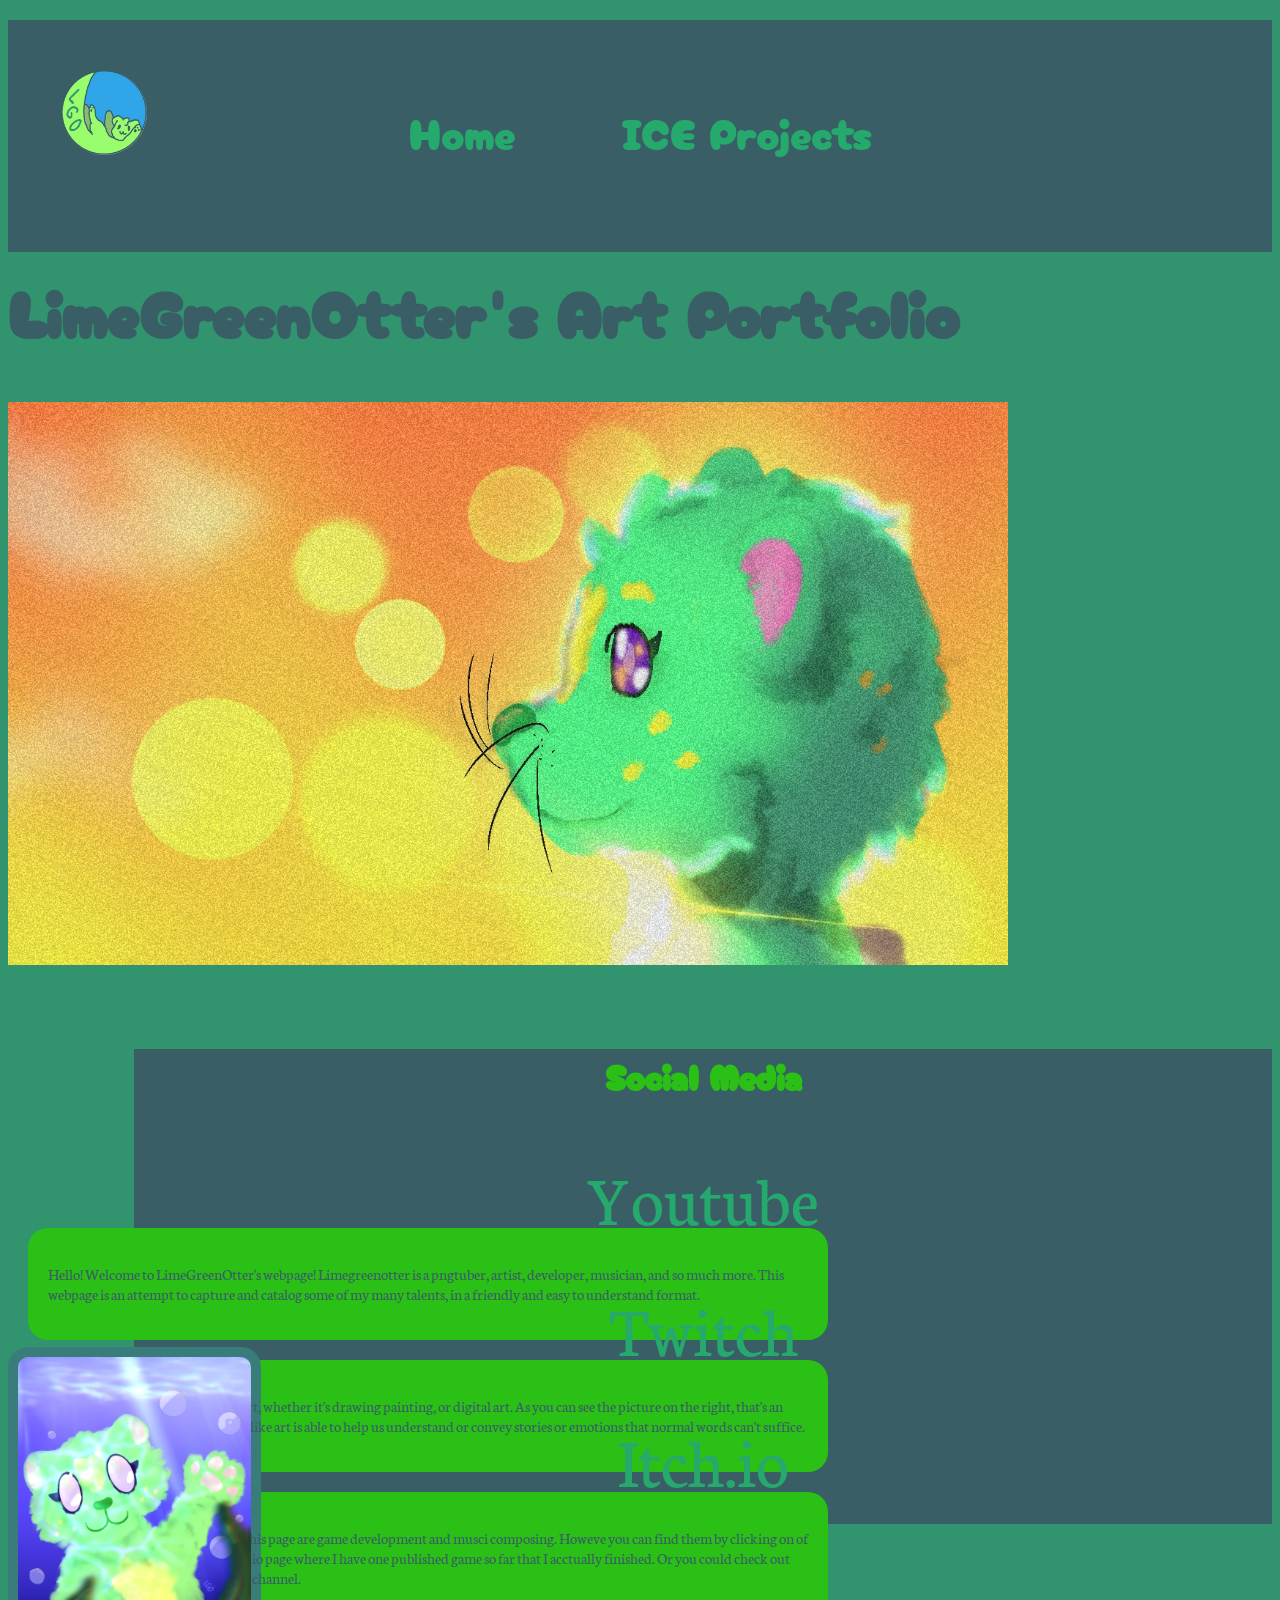
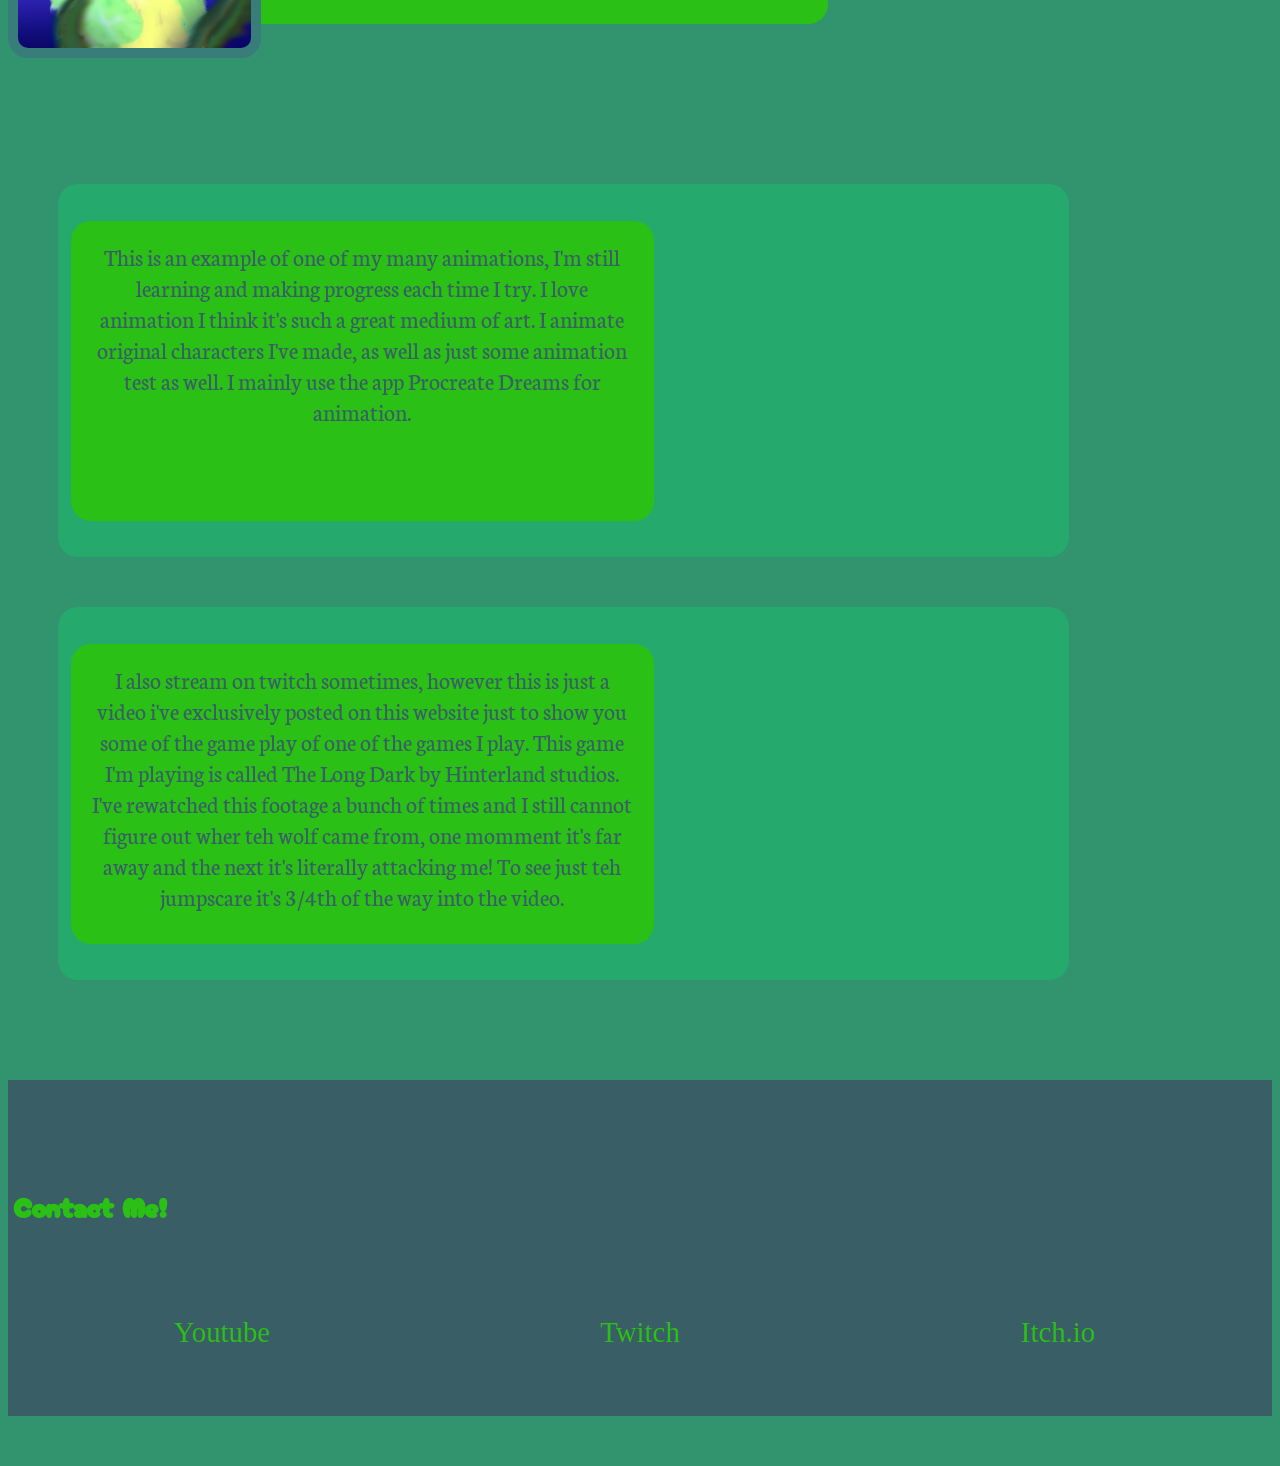
<file: index.html>
<!DOCTYPE html>
<html lang="en">
<head>
    <meta charset="UTF-8">
    <meta name="viewport" content="width=device-width, initial-scale=1.0">
    <title>LGO Art Portfolio</title>
    <link rel="stylesheet" href="styles/indexstyle.css">
</head>
<body>
    <header>
        
        <nav class="navbar">
            <img class = "logo" src="images/lgo-logo.png" alt"LimeGreenOtter_Logo">
            <a class="navlink" href="index.html">Home</a>
            <a class="navlink" href="ice.html">ICE Projects</a>
            <!--<a class="navlink" href="test.html">Page 3</a>
            <a class="navlink" href="test2.html">Page 4</a>-->
        </nav>
    </header>
        
    <div class="titleheader">
            <h1>LimeGreenOtter's Art Portfolio</h1>
    </div>
    <div class="slideshow-container">

    <div class="mySlides fade">
        <img src="images/LimeGreenOtter_Is_Back.jpeg" style="width:100%">
    </div>

    <div class="mySlides fade">
        <img src="images/Lionel.jpeg" style="width:100%">
    </div>

    <div class="mySlides fade">
        <img src="images/lgo-bg.jpeg" style="width:100%">
    </div>

    <!--javascript-->
    <script>
        let slideIndex = 0;
        showSlides();

        function showSlides() {
        let i;
        let slides = document.getElementsByClassName("mySlides");
        for (i = 0; i < slides.length; i++) {
            slides[i].style.display = "none";
        }
        slideIndex++;
        if (slideIndex > slides.length) {slideIndex = 1}
        slides[slideIndex-1].style.display = "block";
        setTimeout(showSlides, 5000); // Change image every 5 seconds
        }
    </script>
    </div>

    <section class = "social">
        <h2>Social Media</h2>
        <a class="slink" href="https://youtube.com/@limegreenotter?si=aGd5hNbDvFHem857">Youtube</a>
        <a class="slink" href="https://www.twitch.tv/limegreenotter">Twitch</a>
        <a class="slink" href="https://limegreenotter.itch.io/">Itch.io</a>
    </section>

    <div class="detailcon">
        <section class = "details">
            <p>Hello! Welcome to LimeGreenOtter's webpage! Limegreenotter is a pngtuber, artist, developer, musician, and so much more. This webpage is an attempt to capture and catalog some of my many talents, in a friendly and easy to understand format.</p>
        </section>
        <section class = "details">
            <p>One of my many hobbies includes art, whether it's drawing painting, or digital art. As you can see the picture on the right, that's an illustration of me that I made! I feel like art is able to help us understand or convey stories or emotions that normal words can't suffice.</p>
        </section>
        <section class = "details">
            <p>A few talents you might not see on this page are game development and musci composing. Howeve you can find them by clicking on of teh links on the left, such as my itch.io page where I have one published game so far that I acctually finished. Or you could check out the music I've made on my Youtube channel.</p>
        </section>
    </div>
    <img class="two"src="images/Lime_Says_Hello.png">

    <section class="project_descript">
        <div class="holder">
        <p class="pd_word">This is an example of one of my many animations, I'm still learning and making progress each time I try. I love animation I think it's such a great medium of art. I animate original characters I've made, as well as just some animation test as well. I mainly use the app Procreate Dreams for animation.</p>
        <iframe width="744" height="427" src="https://www.youtube.com/embed/uHaahW7FV1c" title="Foxbird Animation 1" frameborder="0" allow="accelerometer; autoplay; clipboard-write; encrypted-media; gyroscope; picture-in-picture; web-share" referrerpolicy="strict-origin-when-cross-origin" allowfullscreen></iframe>
        </div>
    </section>


    <section class="project_descript">
        <div class="holder">
            <p class="pd_word">I also stream on twitch sometimes, however this is just a video i've exclusively posted on this website just to show you some of the game play of one of the games I play. This game I'm playing is called The Long Dark by Hinterland studios. I've rewatched this footage a bunch of times and I  still cannot figure out wher teh wolf came from, one momment it's far away and the next it's literally attacking me! To see just teh jumpscare it's 3/4th of the way into the video.</p>
            <iframe id="wolf" width="1053" height="592" src="https://www.youtube.com/embed/yMVHXYZ77m0" title="Got Jump scared by Wolf in THE LONG DARK" frameborder="0" allow="accelerometer; autoplay; clipboard-write; encrypted-media; gyroscope; picture-in-picture; web-share" referrerpolicy="strict-origin-when-cross-origin" allowfullscreen></iframe>
        </div>
    </section>
    
    <footer>
        <h3>Contact Me!</h3>
        <section class = "fsocial">
            <a class="flink1" href="https://youtube.com/@limegreenotter?si=Old9ldwIuqb28oCp">Youtube</a>
            <a class="flink2" href="https://www.twitch.tv/limegreenotter">Twitch</a>
            <a class="flink3" href="https://limegreenotter.itch.io/">Itch.io</a>
        </section>
    </footer>

</body>
</html>
</file>
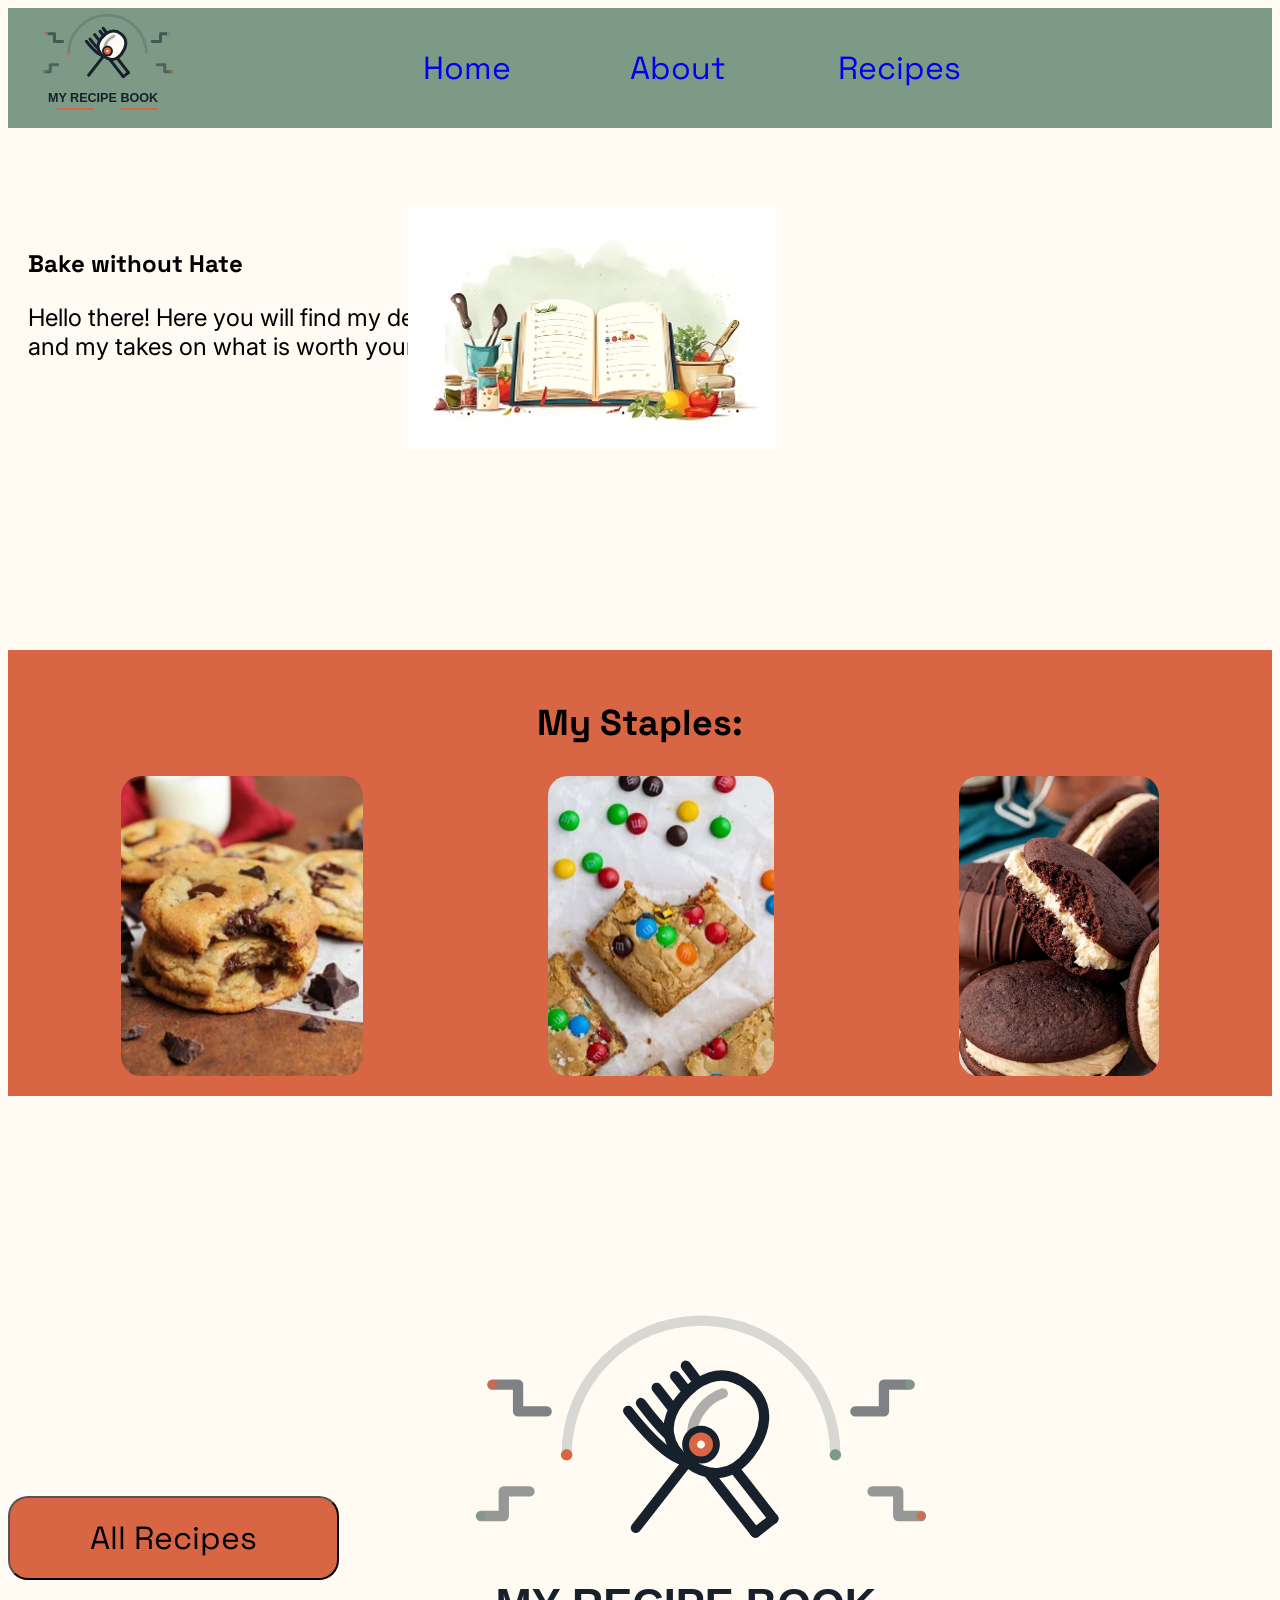
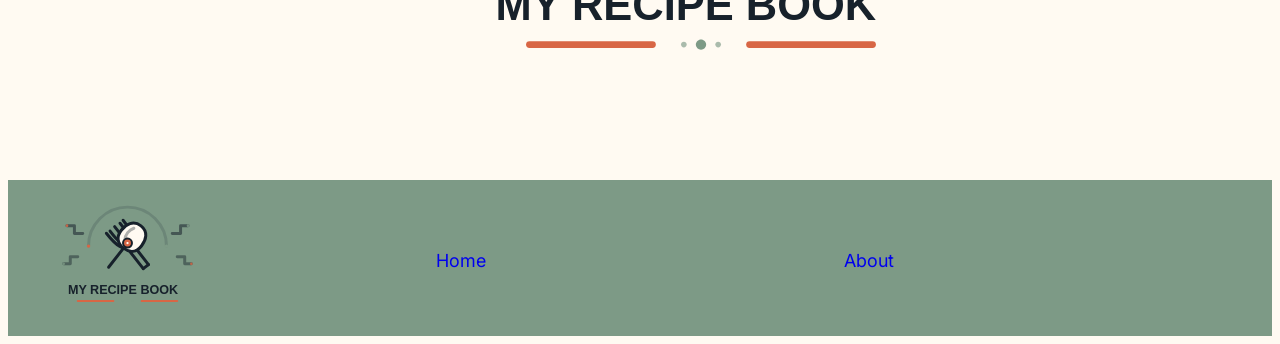
<file: compton/index.html>
<!DOCTYPE html>
<html lang="en">
<head>
    <meta charset="UTF-8">
    <meta name="viewport" content="width=device-width, initial-scale=1.0">
    <title>A Baker’s Dream </title>
    <link rel="stylesheet" href="styles/styles.css">
</head>
<body>
    <header>
        <img id = "logo" src = "images/deegans_logo.svg" alt = "robot">
        <nav>
            <a id ="homelink" href = "index.html">Home</a>
            <a id ="aboutlink" href = "about.html">About</a>
            <a id ="recipelink" href = "recipes.html">Recipes</a>
        </nav>
    </header>

    <section>
        <div id = "baking">
            <h1 class = "bake">Bake without Hate</h1>
            <p class = "bake">Hello there! Here you will find my delectable recipes and my takes on what is worth your time!</p>
        </div>
        <img id = "bakeimg" src ="images/book.jpg" alt = "book">
    </section>


    <section id = "temp">
        <h1>My Staples:</h1>
        <div class = "organizer">
            <img id = "cookie1" src = "images/chocolatechip_cookies.jpg" alt = "cookie">
            <img id = "cookie2" src = "images/mandm_blondies.jpg" alt = "cookie">
            <img id = "cookie3" src = "images/cake_oreos.jpg" alt = "cookie">
        </div>
    </section>
    <img id = "homepglogo" src = "images/deegans_logo.svg" alt = "logo">
    <a href = "blank.html"><button class = "bakebutton">All Recipes</button></a>

    <footer>
        
            <img id = "flogo" src = "images/deegans_logo.svg" alt = "logo">
       
        
        <a id ="homeflink" href = "index.html">Home</a>
        <a id ="aboutflink" href = "about.html">About</a>

    </footer>


</body>
</html>
</file>
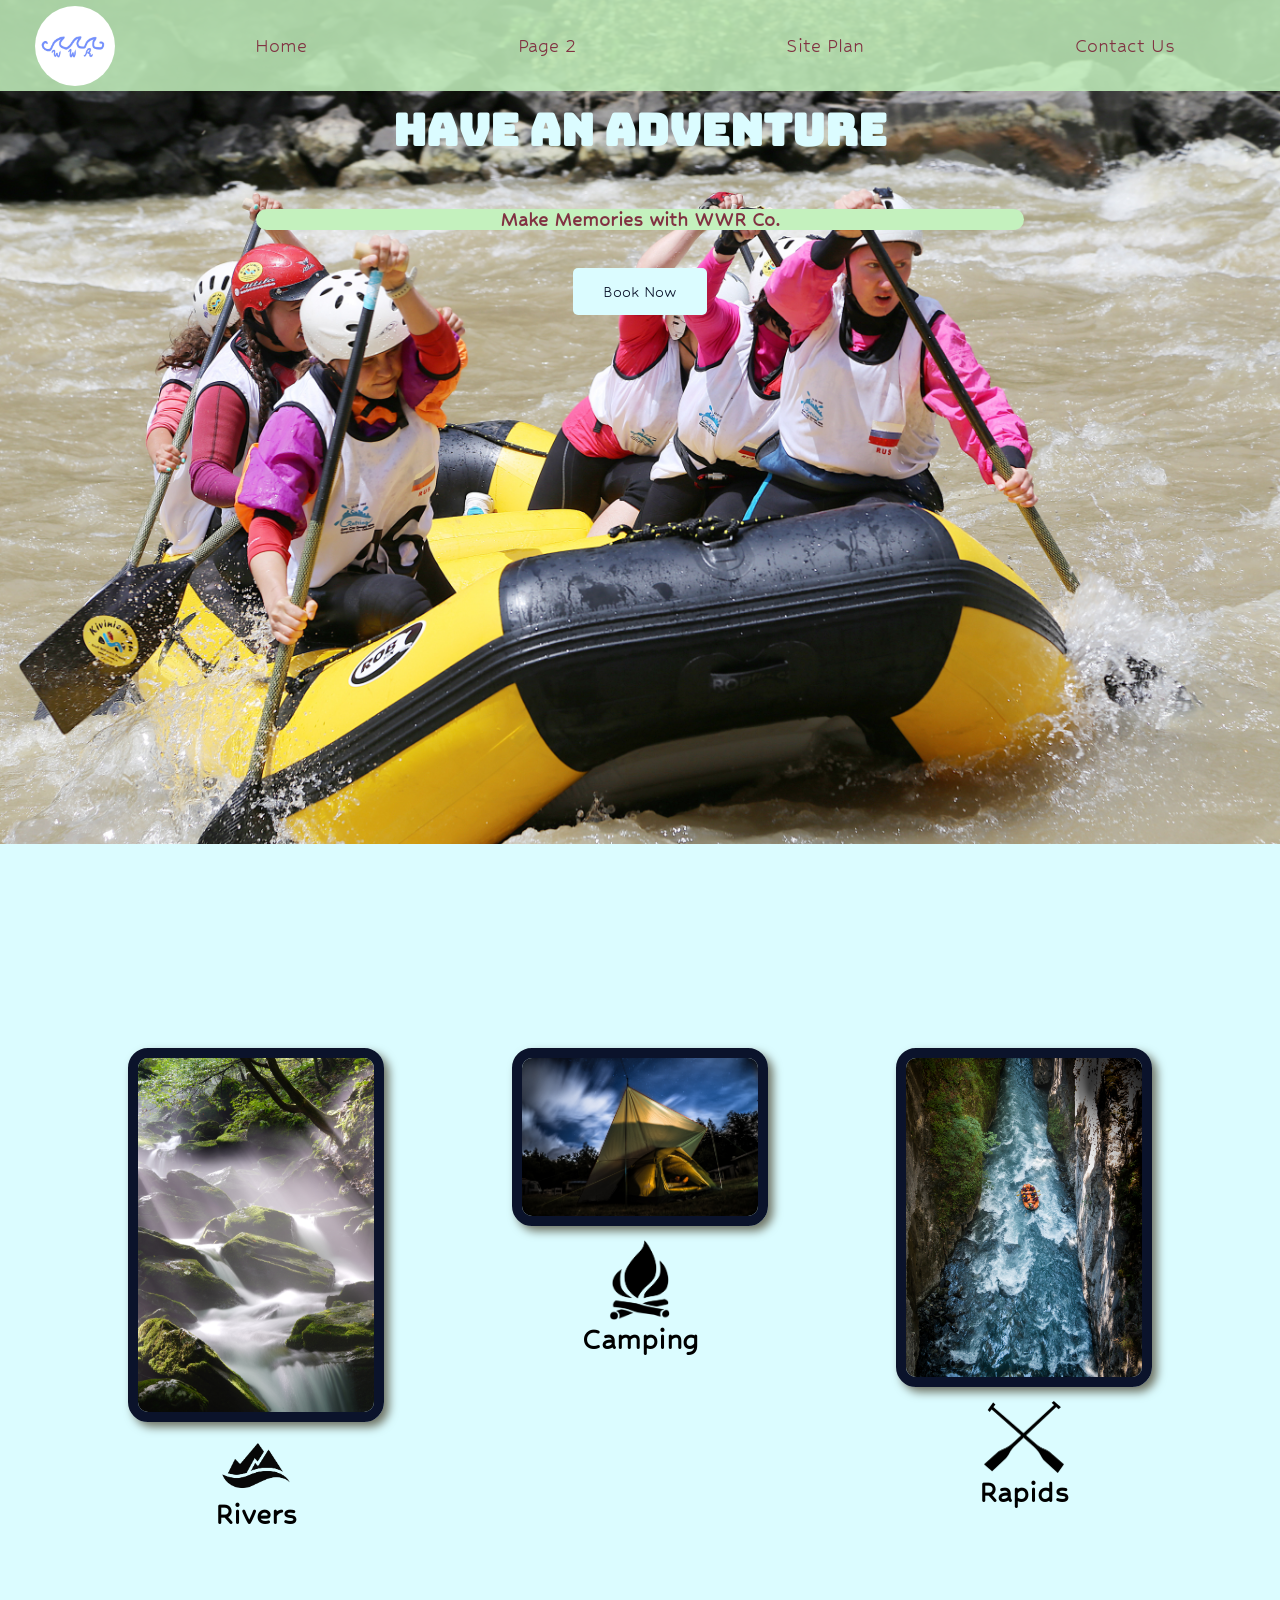
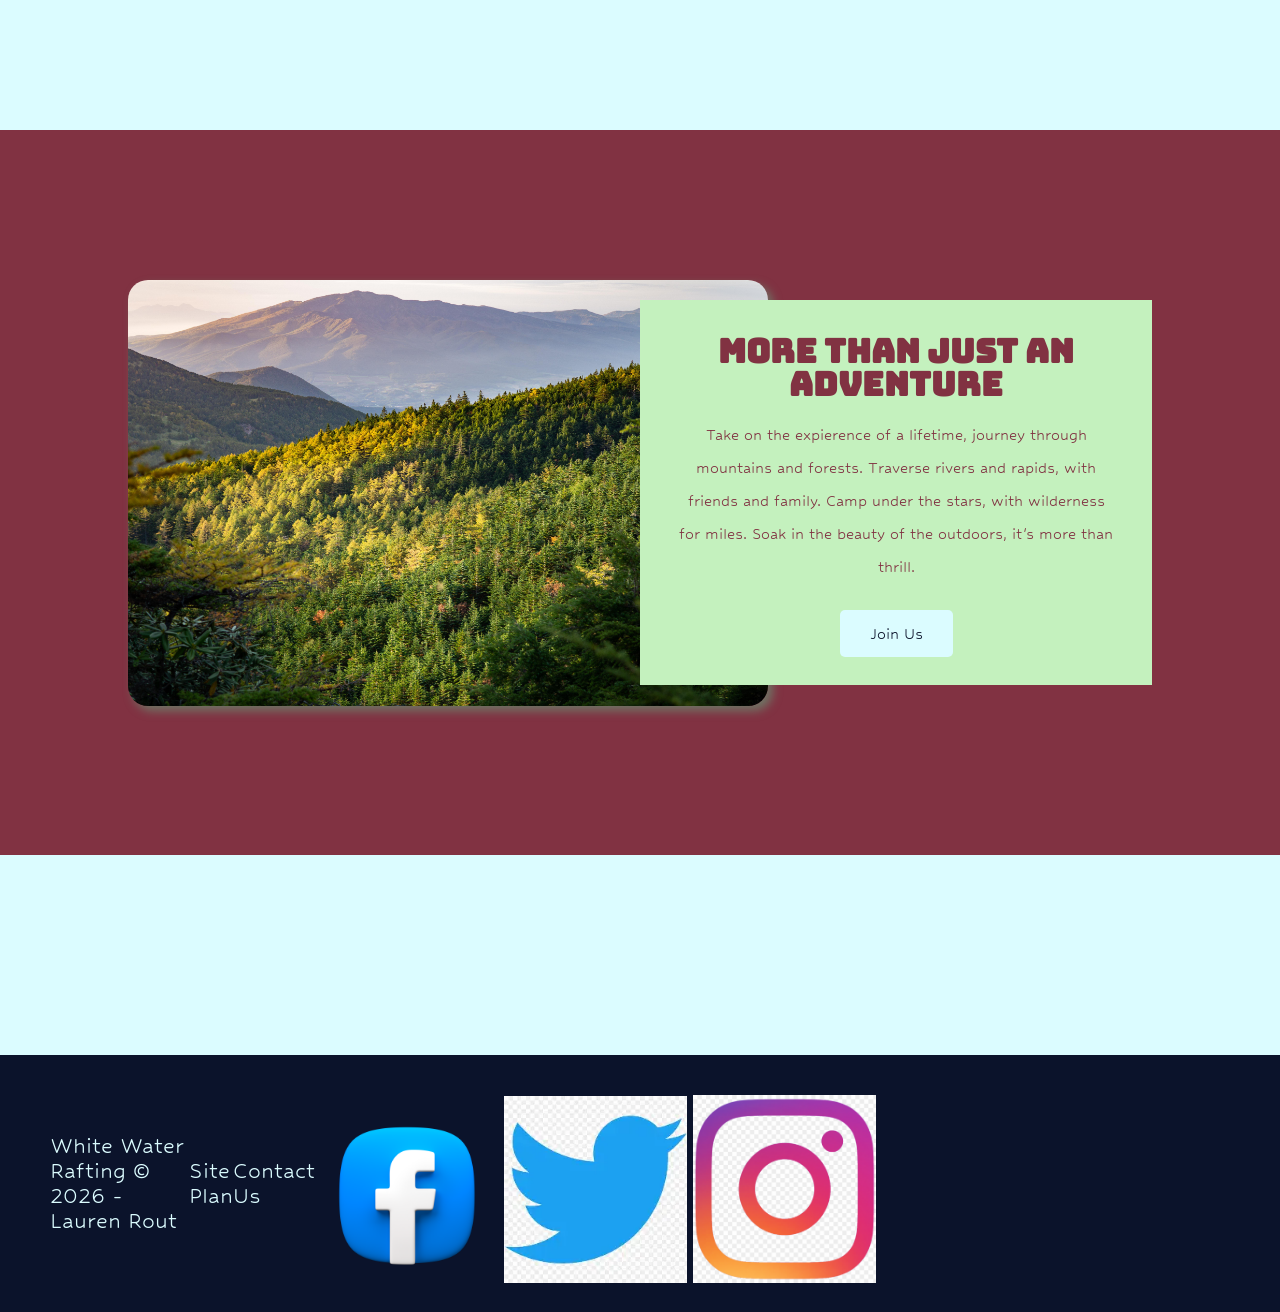
<file: wwr/index.html>
<!DOCTYPE html>
<html lang="en">
<head>
    <meta charset="UTF-8">
    <meta name="viewport" content="width=device-width, initial-scale=1.0">
    <title>White Water Rafting Co. | Home</title>
    <link rel="stylesheet" href="styles/style.css">
</head>
<body>
    <div id="content">
        <header>
            
            <a id="logo_link" href="index.html">
                
                <img class="logo" src="images/wwr-logo.jpg" alt="Wave WWR Logo">
            </a>
            <nav>
                <a href="index.html">Home</a>
                <a href="#" target="_blank">Page 2</a>
                <a href="site-plan-rafting.html">Site Plan</a>
                <a href="contactus.html" target="_blank">Contact Us</a>
            </nav>
            
        </header>
        <div id="hero">
            <div id="hero-box">
                <img id="hero-img" src="images/hero.jpg" alt="People enjoying white water rafting">
            </div>
            <section id="hero-msg">
                <h1 class="home-title">Have an Adventure</h1>
                <h4>Make Memories with WWR Co.</h4>
                <div class='button-box'>
                        <a class='book' href="contactus.html">Book Now</a>
                </div>
            </section>
        </div>
        <main class="home-grid">
            <section class="rivers-card">
                <img class="card-img" src="images/river-img.jpg" alt="river in forest">
                <img class="icon" src="images/river-icon.png" alt="river icon">
                <h2>Rivers</h2>
            </section>
            <section class="camping-card">
                <img class="card-img" src="images/camping.jpg" alt="tent in forest">
                <img class="icon" src="images/fire-icon.png" alt="fire icon">
                <h2>Camping</h2>
            </section>
            <section class="rapids-card">
                <img class="card-img" src="images/rapids.jpg" alt="rafting boat">
                <img class="icon" src="images/oars-icon.png" alt="oars icon">
                <h2>Rapids</h2>
            </section>
            <div id="background"></div>
            <img class="mountains" src="images/mountains.jpg" alt="Misty mountains">
            <section class="msg">
                <h2>More Than Just an Adventure</h2>
                <p>Take on the expierence of a lifetime, journey through mountains and forests. Traverse rivers and rapids, with friends and family. Camp under the stars, with wilderness for miles. Soak in the beauty of the outdoors, it's more than thrill.</p>
                <a class="join" href="rivers.html">Join Us</a>
            </section>
        </main>
        <footer>
            <p>White Water Rafting &copy; 2026 - Lauren Rout</p>
            <p><a href="site-plan-rafting.html">Site Plan</a></p>
            <p><a href="contactus.html">Contact Us</a></p>
            <div class="social">
            <a href="https://facebook.com" target="_blank">
                <img src="images/fb-icon.jpg" alt="fb icon">
            </a>
            <a href="https://twitter.com" target="_blank">
                <img src="images/twitter-icon.jpg" alt="twitter icon">
            </a>
            <a href="https://instagram.com" target="_blank">
                <img src="images/insta-icon.jpg" alt="instagram icon">
            </a>
        </div>
        </footer>
    </div>
</body>
</html>
</file>
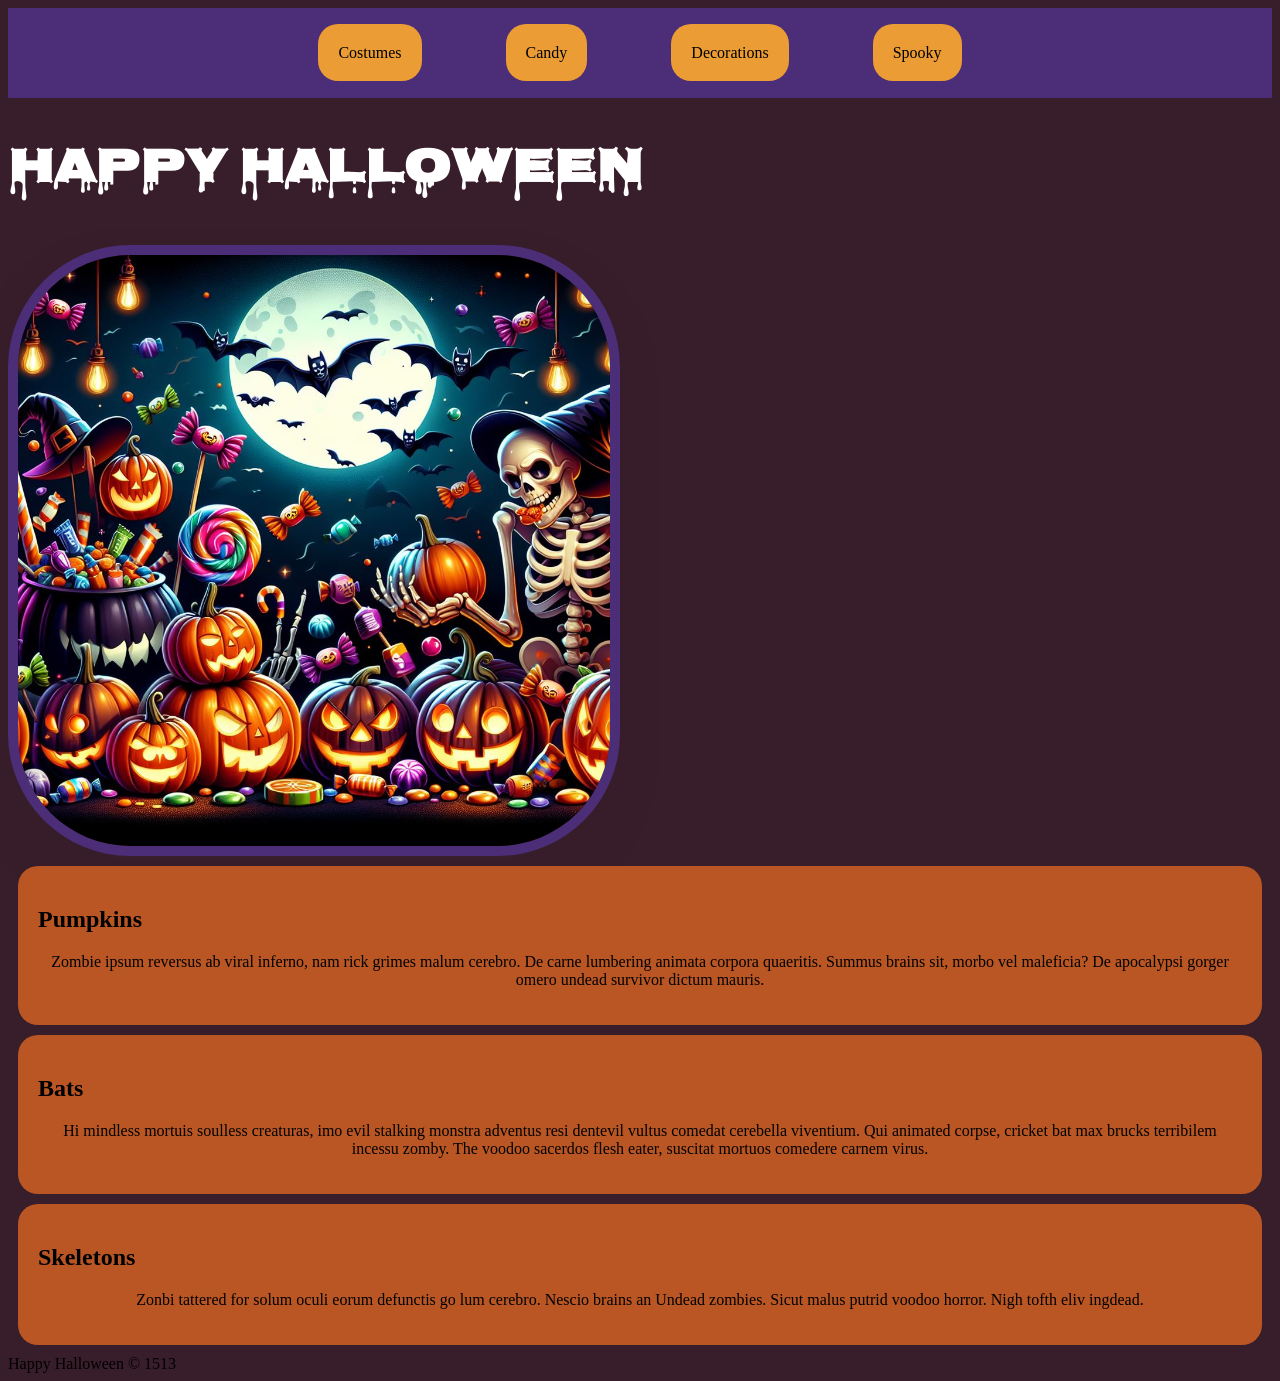
<file: ice/halloween/index.html>
<!-- For this activity you are not allowed to change
 the HTML code, only the CSS -->

<!DOCTYPE html>
<html lang="en">

<head>
    <meta charset="UTF-8">
    <meta name="viewport" content="width=device-width, initial-scale=1.0">
    <title>Document</title>
    <link rel="stylesheet" href="styles/styles.css">
</head>

<body>
    <div id="wrapper">
        <header>
            <nav>
                <ul>
                    <li>Costumes</li>
                    <li>Candy</li>
                    <li>Decorations</li>
                    <li>Spooky</li>
                </ul>
            </nav>
        </header>
        <main>
            <h1>Happy Halloween</h1>
            <img src="images/halloween.png">
            <section>
                <h2>Pumpkins</h2>
                <p>Zombie ipsum reversus ab viral inferno, nam rick grimes
                    malum cerebro. De carne lumbering animata corpora quaeritis.
                    Summus brains sit​​, morbo vel maleficia? De apocalypsi gorger
                    omero undead survivor dictum mauris. </p>
            </section>
            <section>
                <h2>Bats</h2>
                <p>Hi mindless mortuis soulless
                    creaturas, imo evil stalking monstra adventus resi dentevil vultus
                    comedat cerebella viventium. Qui animated corpse, cricket bat max
                    brucks terribilem incessu zomby. The voodoo sacerdos flesh eater,
                    suscitat mortuos comedere carnem virus.</p>
            </section>
            <section>
                <h2>Skeletons</h2>
                <p>Zonbi tattered for solum oculi
                    eorum defunctis go lum cerebro. Nescio brains an Undead zombies. Sicut
                    malus putrid voodoo horror. Nigh tofth eliv ingdead.</p>
            </section>
        </main>
        <footer>
            Happy Halloween &copy; 1513
        </footer>
    </div>
</body>

</html>
</file>
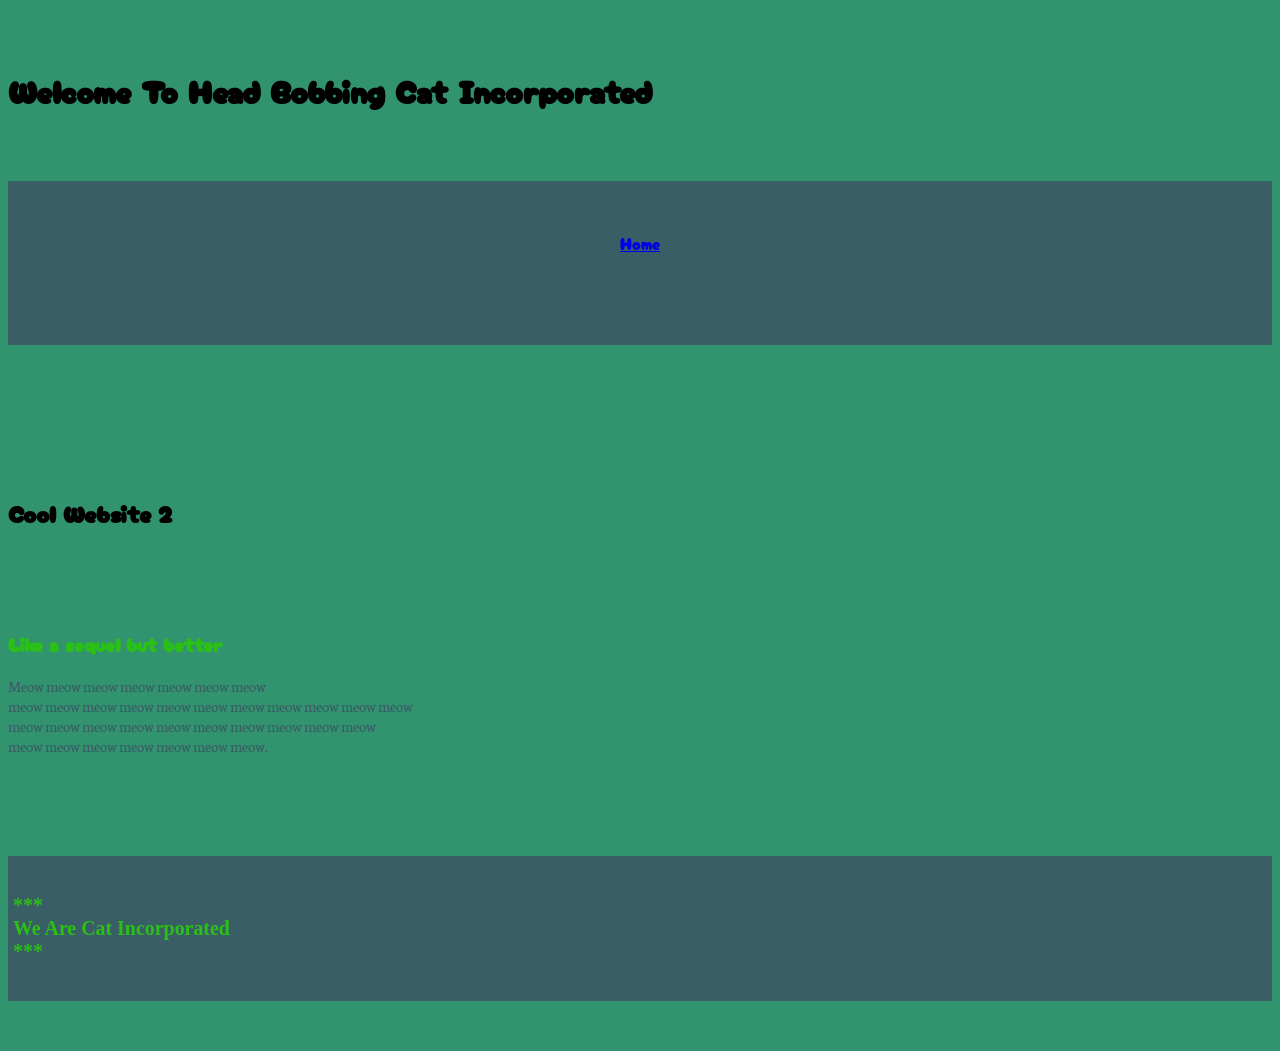
<file: hbcat.html>
<!DOCTYPE html>
<html lang="en">
<head>
    <meta charset="UTF-8">
    <meta name="viewport" content="width=device-width, initial-scale=1.0">
    <title>Head Bobbing Incorporated</title>
    <link rel="stylesheet" href="styles/indexstyle.css">
</head>
<body>
    <header>
        <h1>   <br>   Welcome To Head Bobbing Cat Incorporated   <br><br></h1>
        <nav class="navbar">
            <a href="index.html" class="nav-button">Home</a>
        </nav>
    </header>
    <h2>Cool Website 2</h1>
    <h3>Like a sequel but better</h3>
    <p>Meow meow meow meow meow meow meow<br> meow meow meow meow meow meow meow meow meow meow meow <br>meow meow meow meow meow meow meow meow meow meow <br>meow meow meow meow meow meow meow.</p>
    
    
    <footer>
        <h5>  *** <br> We Are Cat Incorporated <br>    ***   </h5>

    </footer>



</body>
</html>
</file>
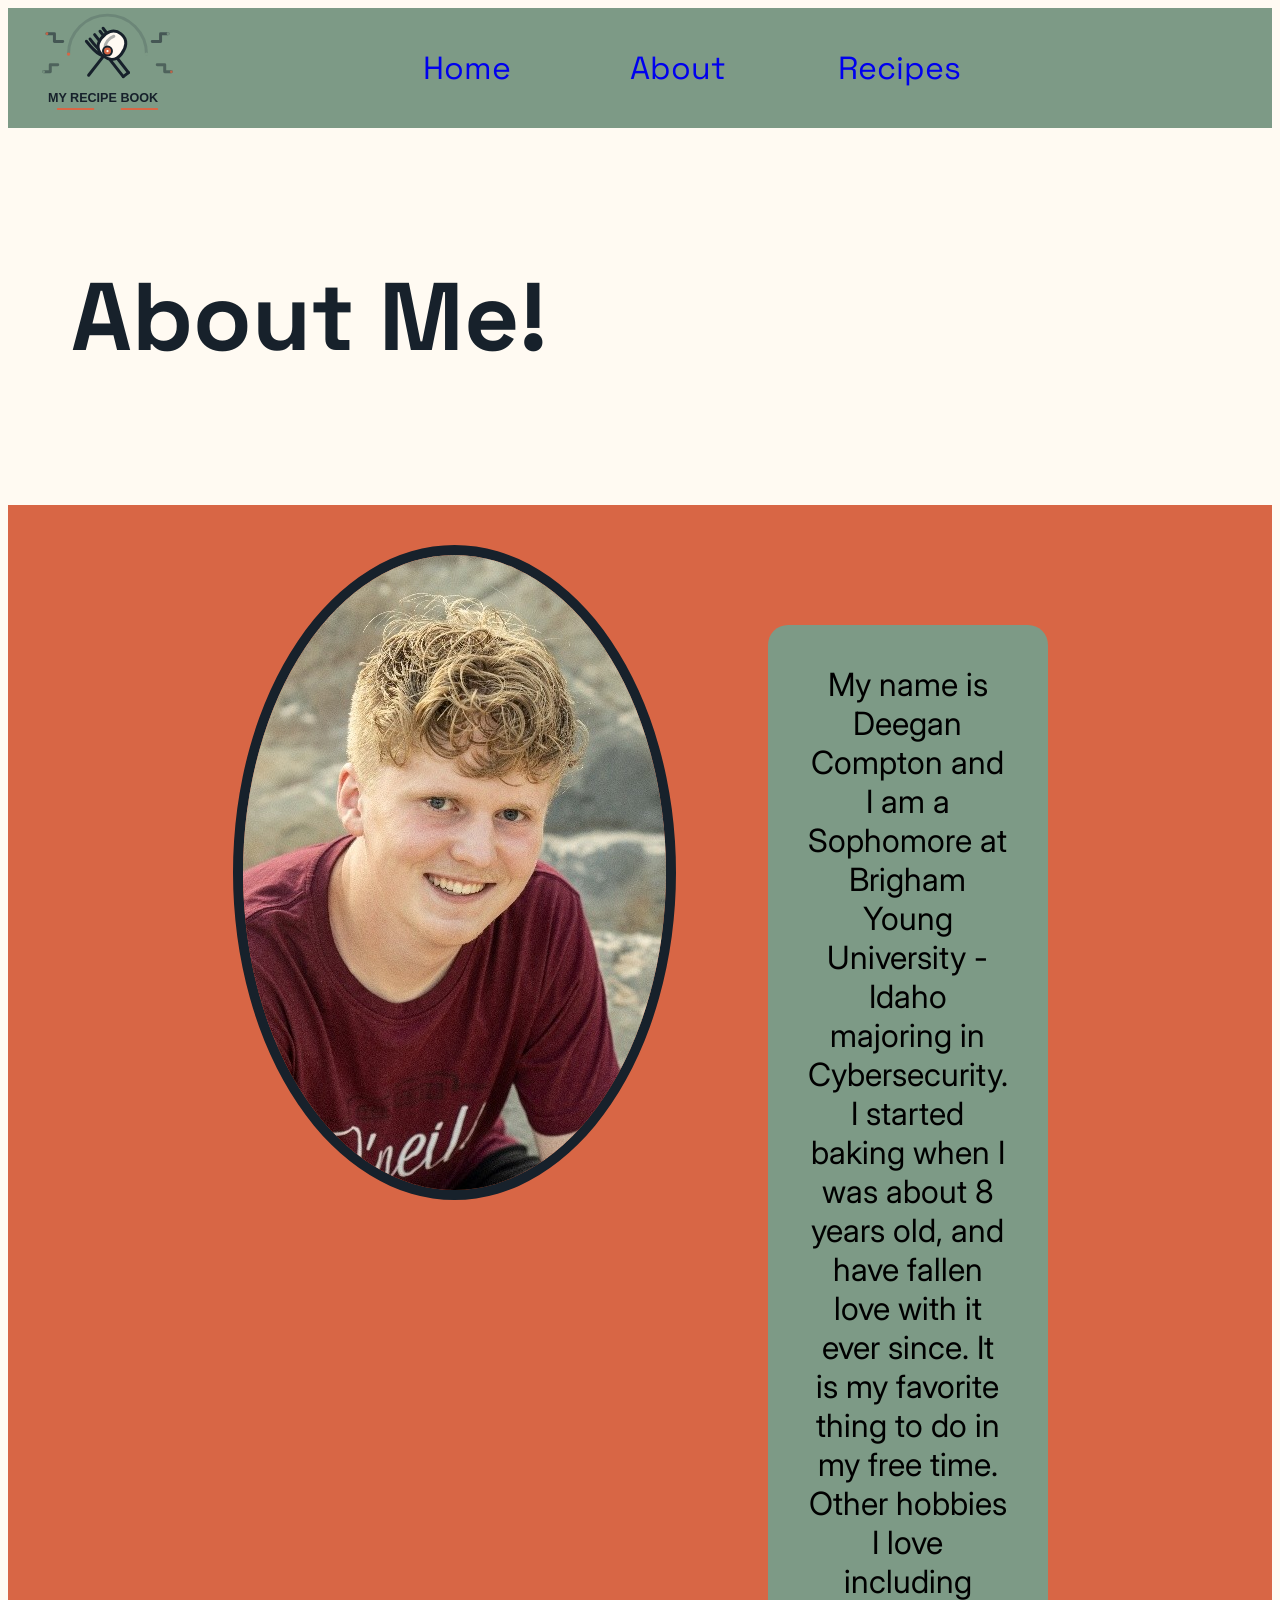
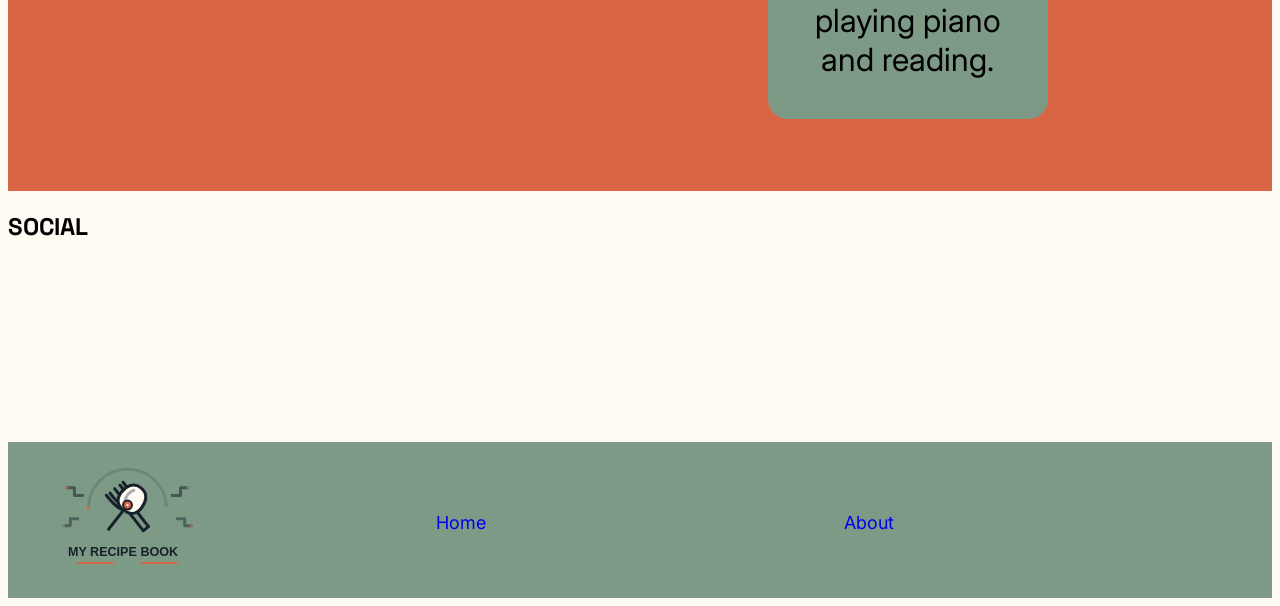
<file: compton/about.html>
<!DOCTYPE html>
<html lang="en">
<head>
    <meta charset="UTF-8">
    <meta name="viewport" content="width=device-width, initial-scale=1.0">
    <title>About Me</title>
    <link rel="stylesheet" href="styles/styles.css">
</head>
<body>
     <header>
        <img id = "logo" src = "images/deegans_logo.svg" alt = "robot">
        <nav>
            <a id ="homelink" href = "index.html">Home</a>
            <a id ="aboutlink" href = "about.html">About</a>
            <a id ="recipelink" href = "recipes.html">Recipes</a>
        </nav>
    </header>

    <h1 id = "aboutme">About Me!</h1>

    <section id = "descript">
        <img id = "deegan" src = "images/deegan_compton_pic.jpg" alt = "Deegan">
        <p id = "aboutdescript">My name is Deegan Compton and I am a Sophomore at Brigham Young University - Idaho majoring in Cybersecurity. I started baking when I was about 8 years old, and have fallen love with it ever since. It is my favorite thing to do in my free time. Other hobbies I love including playing piano and reading.</p>
    </section> 
    <section id="social">
        <h1>SOCIAL</h1>
    </section>

     <footer>
       
            <img id = "flogo" src = "images/deegans_logo.svg" alt = "logo">
        
        
        <a id ="homeflink" href = "index.html">Home</a>
        <a id ="aboutflink" href = "about.html">About</a>

    </footer>


</body>
</html>
</file>
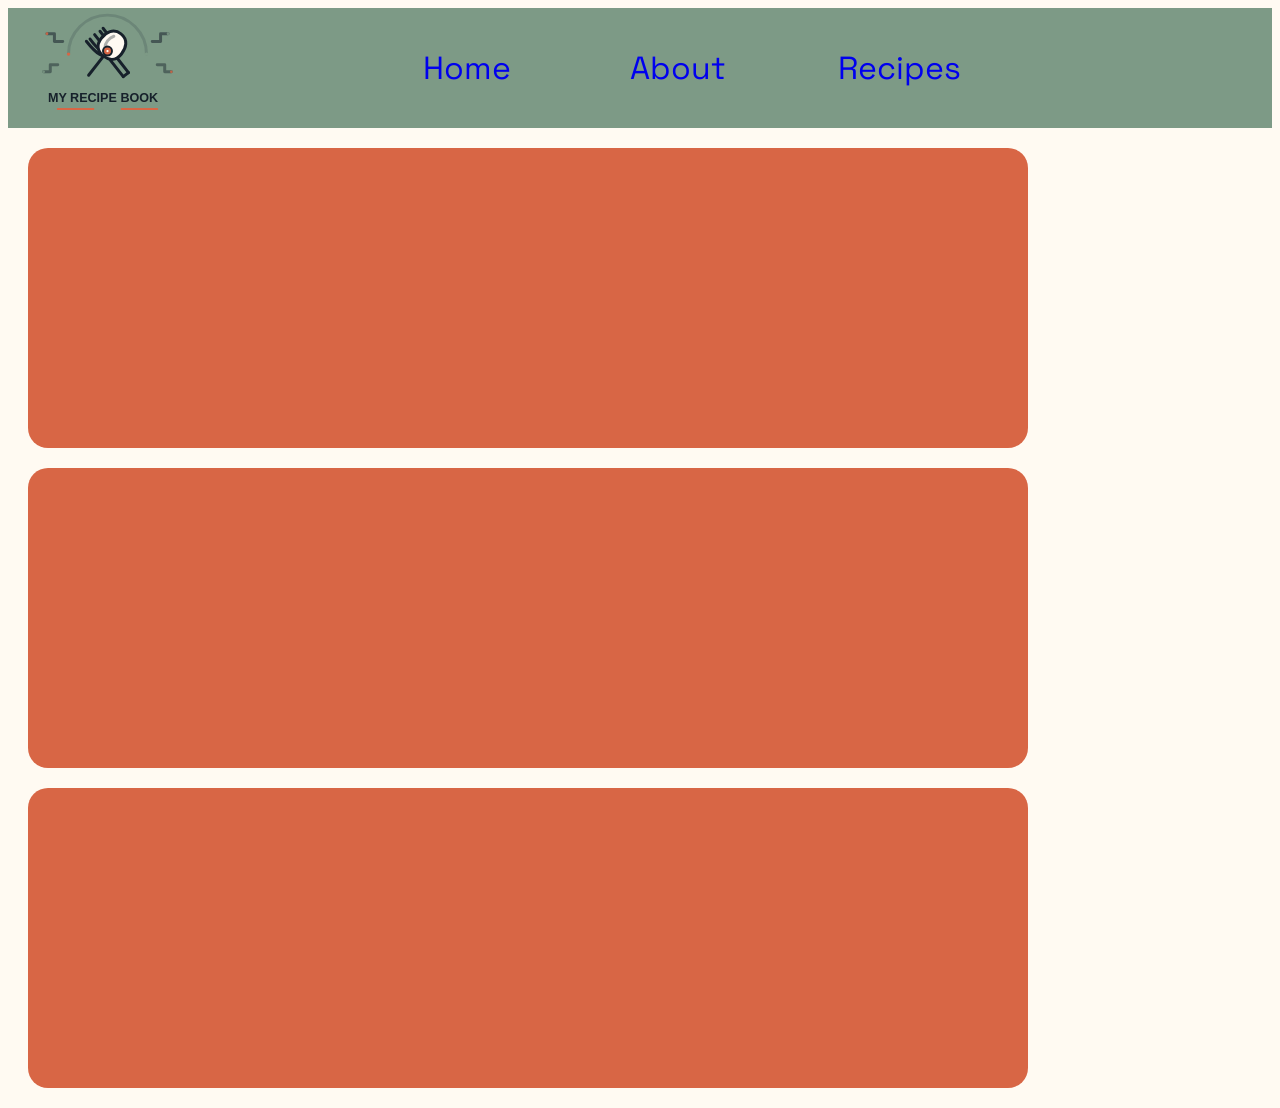
<file: compton/recipes.html>
<!DOCTYPE html>
<html lang="en">
<head>
    <meta charset="UTF-8">
    <meta name="viewport" content="width=device-width, initial-scale=1.0">
    <title>Recipes</title>
    <link rel="stylesheet" href="styles/styles.css">
</head>
<body>
    <header>
        <img id = "logo" src = "images/deegans_logo.svg" alt = "robot">
        <nav>
            <a id ="homelink" href = "index.html">Home</a>
            <a id ="aboutlink" href = "about.html">About</a>
            <a id ="recipelink" href = "recipes.html">Recipes</a>
        </nav>
    </header>

    <div class = "recipesection">

    </div>

    <div class = "recipesection">

    </div>

    <div class = "recipesection">

    </div>

    
</body>
</html>
</file>
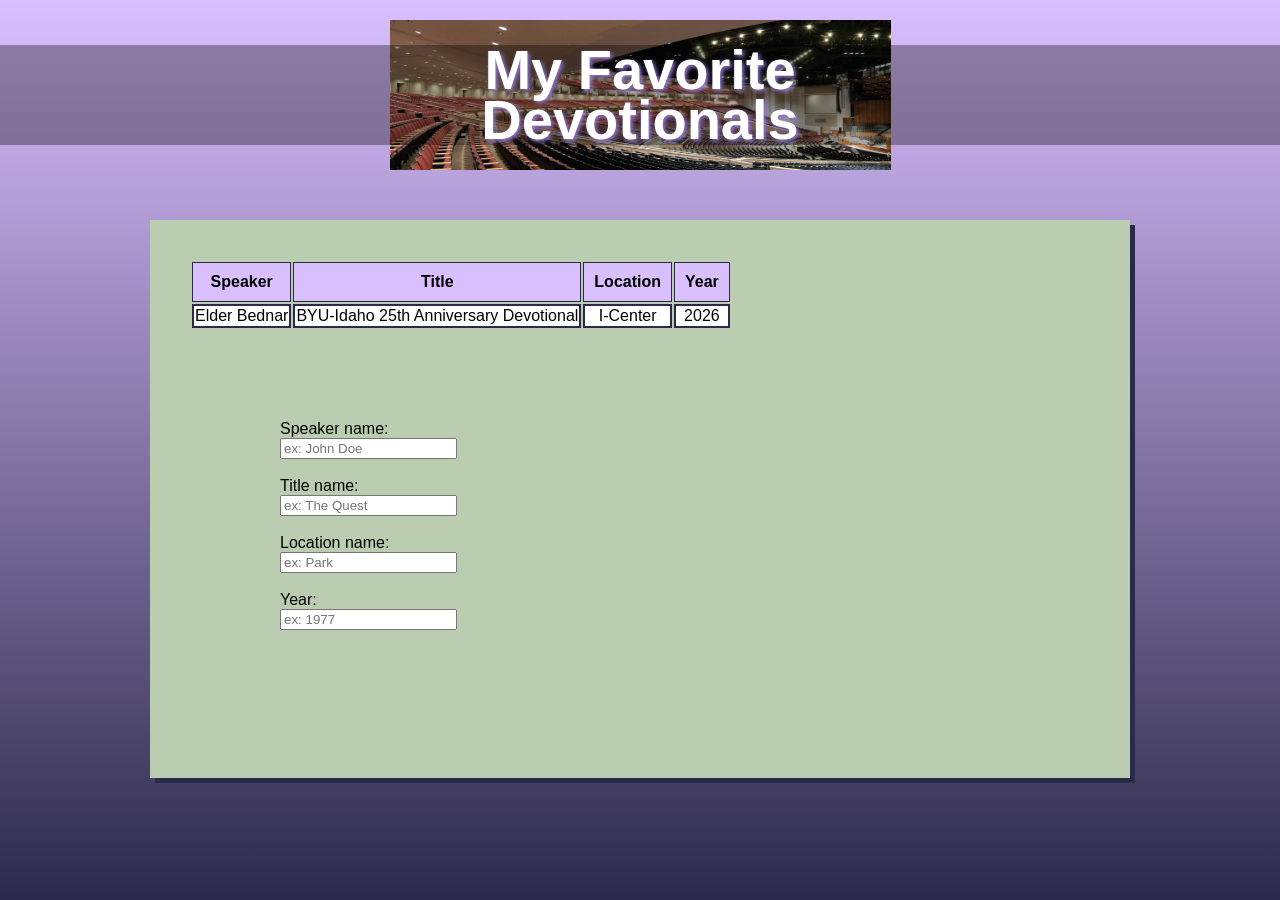
<file: ice/favorite_devo/favdevo.html>
<!DOCTYPE html>
<html lang="en">
<head>
  <meta charset="UTF-8" />
  <meta name="viewport" content="width=device-width, initial-scale=1.0"/>
  <title>My Favorite Devotionals</title>
  <link rel="stylesheet" href="styles/styles.css" />
</head>
<body>
  <div class="container">
    <header class="header">
      <div class="header-image">
        <h1>My Favorite<br>Devotionals</h1>
      </div>
    </header>
    <main>
      <div class="content-box">
        <!-- Add your devotional content here -->
        <table>
          <tr>
            <th>Speaker</th>
            <th>Title</th>
            <th>Location</th>
            <th>Year</th>
          </tr>
          <tr>
              <td>Elder Bednar</td>
              <td>BYU-Idaho 25th Anniversary Devotional</td>
              <td>I-Center</td>
              <td>2026</td>
          </tr>
        </table>
        <form>
          <label for="speaker">Speaker name:</label>
          <input type="text" id="speaker" name="speaker" placeholder="ex: John Doe" required><br>
          <label for="title">Title name: </label>
          <input type="text" id="title" name="title" placeholder="ex: The Quest" required><br>
          <label for="location">Location name: </label>
          <input type="text" id="location" name="location" placeholder="ex: Park" required><br>
          <label for="year">Year: </label>
          <input type="text" id="year" name="year" placeholder="ex: 1977" required><br>
          
        </form>
      </div>
    </main>
  </div>
</body>
</html>
</file>
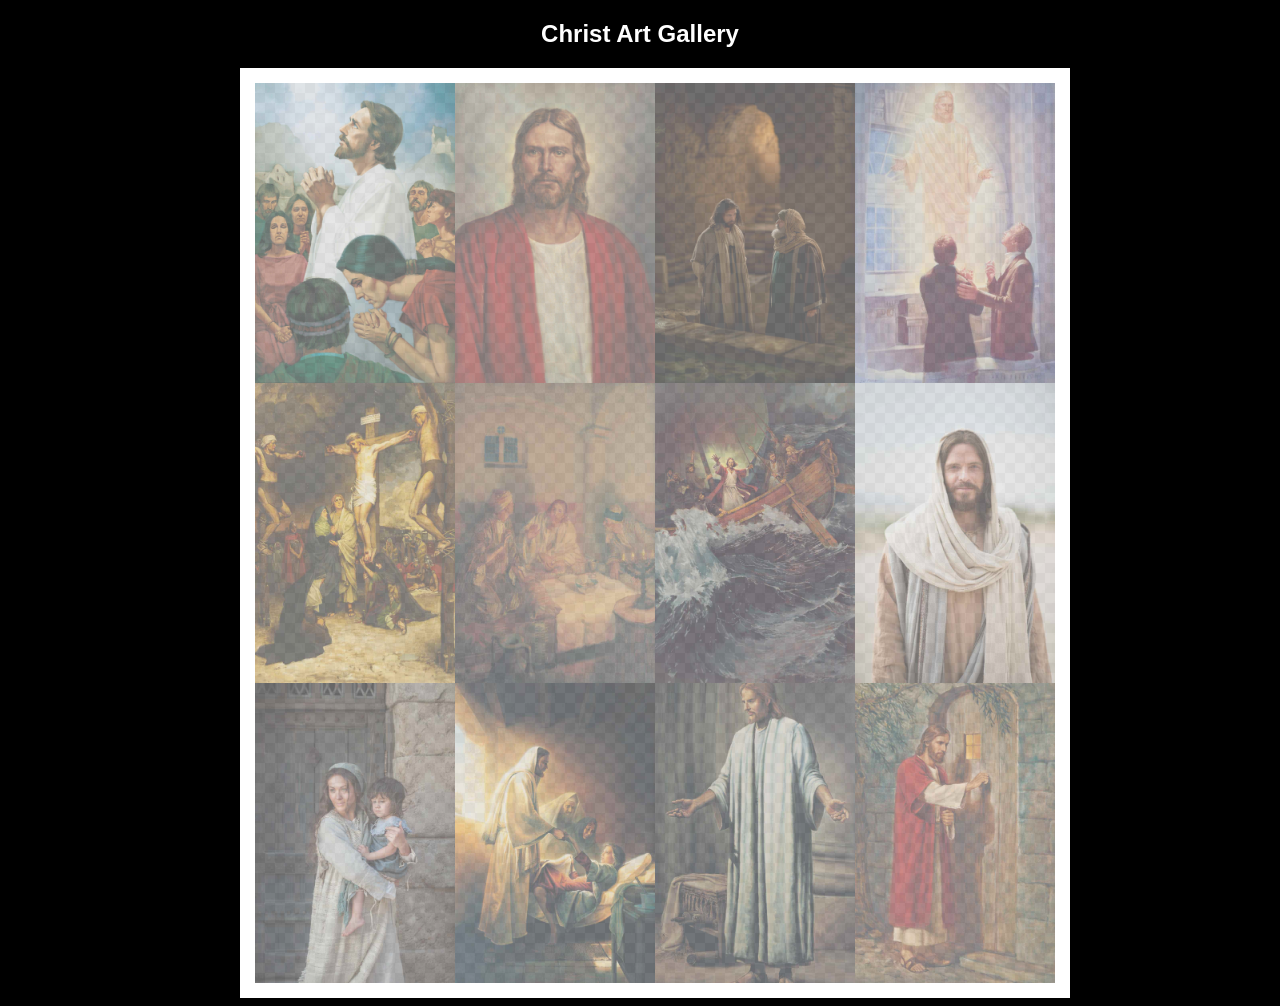
<file: ice/gallery/gallery.html>
<!DOCTYPE html>
<html lang="en">
<head>
    <meta charset="UTF-8">
    <meta name="viewport" content="width=device-width, initial-scale=1.0">
    <title>Images of Christ</title>
    <style>
        body {
            background: black;
        }
        #wrapper{
            width: 800px;
            margin: 0 auto;
        }
        nav {
            color: white;
            text-align: center;
            font-family: Haettenschweiler, 'Arial Narrow Bold', sans-serif;
        }
        #gallery{
            display: grid;
            grid-template-columns: 200px 200px 200px 200px;
            border: 15px solid rgb(255, 255, 255);
            width: 100%;
            background-color: #ddd;
            background-image:
                linear-gradient(45deg, #ccc 26%, transparent 26%), 
                linear-gradient(135deg, #ccc 26%, transparent 26%),
                linear-gradient(45deg, transparent 75%, #ccc 75%),
                linear-gradient(135deg, transparent 75%, #ccc 75%);
            background-size: 20px 20px; /* Must be a square */
            background-position: 0 0, 10px 0, 10px -10px, 0px 10px; 
            
        }
        #gallery a {
            cursor: url('images/christus.png'), pointer;
        }
        #gallery img {
            width: 200px;
            height: 300px;
            opacity:50%;
            display:block;
        }
        #gallery img:hover{
            opacity: 100%;
        }
    </style>
</head>
<body>
    <div id="wrapper">
        <nav>
            <h1>Christ Art Gallery</h1>
        </nav>
        <main>
            <div id="gallery">
                <a href="images/big/img1.png"><img src="images/small/img1_compressed.png" alt="huge file size" ></a>
                <a href="images/big/img2.png"><img src="images/small/img2_compressed.png" alt="huge file size" ></a>
                <a href="images/big/img3.png"><img src="images/small/img3_compressed.png" alt="huge file size" ></a>
                <a href="images/big/img4.png"><img src="images/small/img4_compressed.png" alt="huge file size" ></a>
                <a href="images/big/img5.png"><img src="images/small/img5_compressed.png" alt="huge file size" ></a>
                <a href="images/big/img6.png"><img src="images/small/img6_compressed.png" alt="huge file size" ></a>
                <a href="images/big/img7.png"><img src="images/small/img7_compressed.png" alt="huge file size" ></a>
                <a href="images/big/img8.png"><img src="images/small/img8_compressed.png" alt="huge file size" ></a>
                <a href="images/big/img9.png"><img src="images/small/img9_compressed.png" alt="huge file size" ></a>
                <a href="images/big/img10.png"><img src="images/small/img10_compressed.png" alt="huge file size" ></a>
                <a href="images/big/img11.png"><img src="images/small/img11_compressed.png" alt="huge file size" ></a>
                <a href="images/big/img12.png"><img src="images/small/img12_compressed.png" alt="huge file size" ></a>
            </div>
        </main>
    </div>
</body>
</html>
</file>
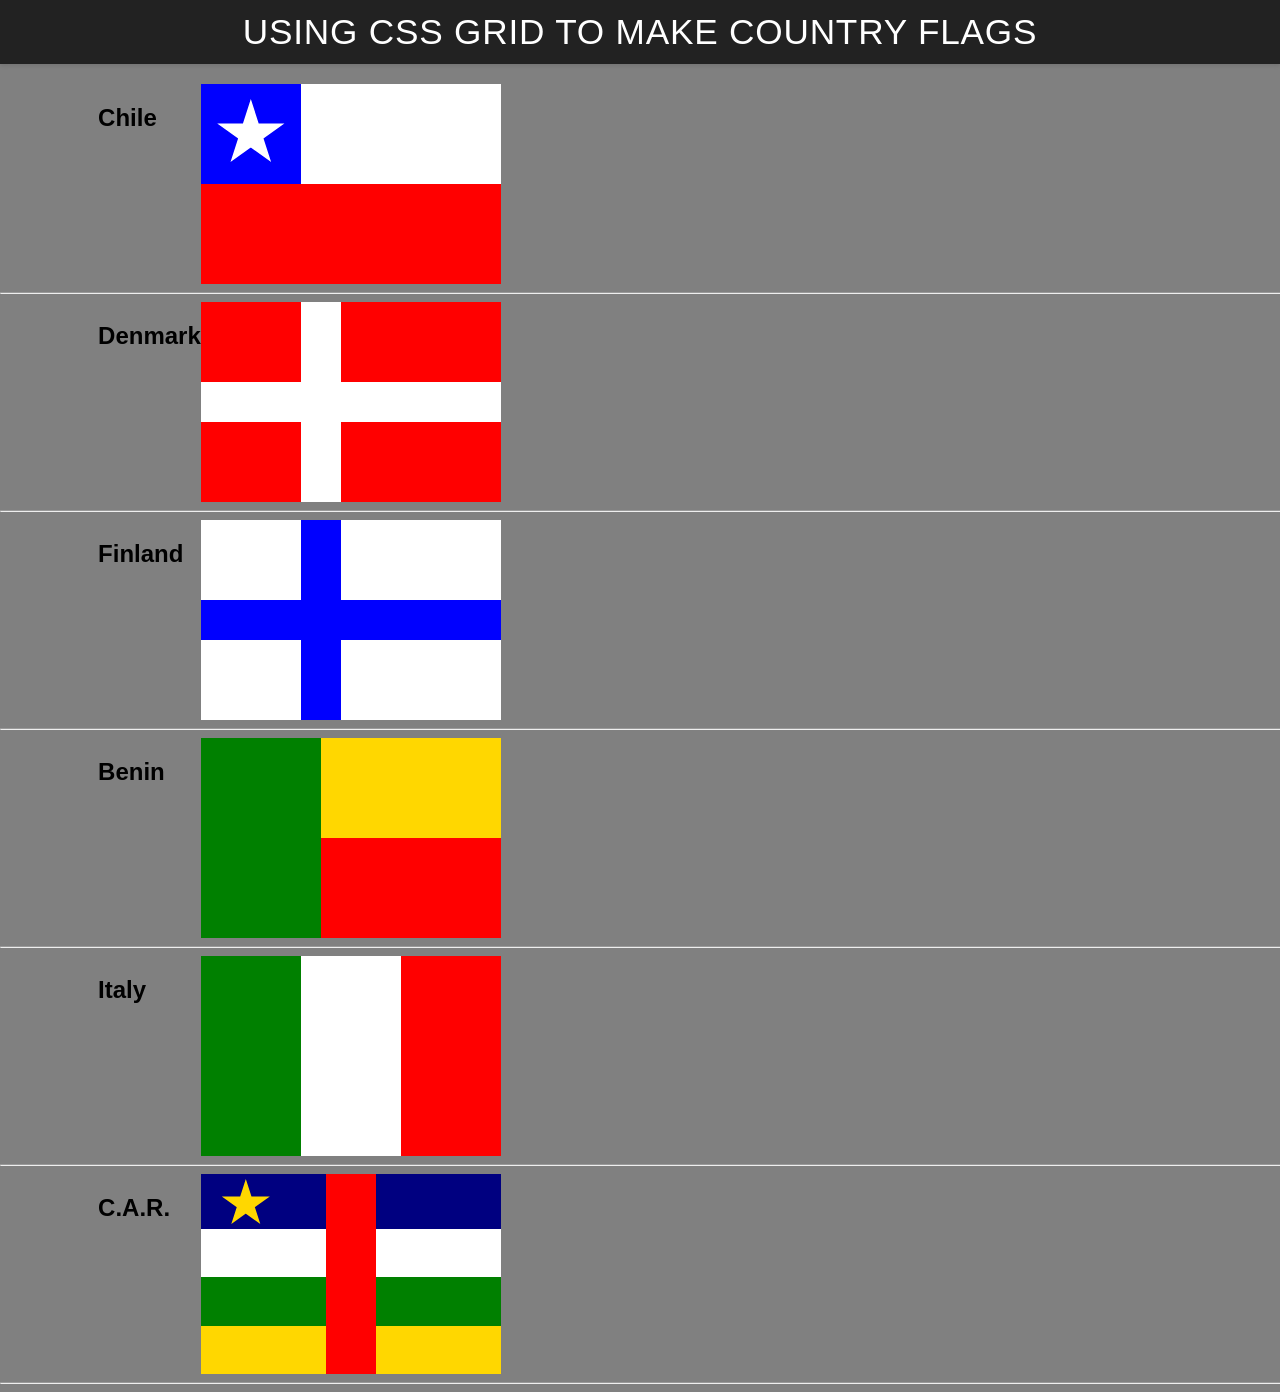
<file: ice/grid_flags/flags.html>
<!DOCTYPE html>
<html lang="en">

<head>
    <meta charset="UTF-8">
    <meta name="viewport" content="width=device-width, initial-scale=1.0">
    <title>Flag</title>
    <style>
        body {
            margin: 0;
            font-family: 'Helvetica Neue', sans-serif;
            background-color: gray;
        }

        header {
            background-color: #222;
            color: #fff;
            padding: 0.75rem 1.5rem;
            display: flex;
            align-items: center;
            justify-content: center;
            font-size: 1.1rem;
            letter-spacing: 0.05rem;
            text-transform: uppercase;
            box-shadow: 0 2px 4px rgba(0, 0, 0, 0.1);
        }

        header h1 {
            margin: 0;
            font-weight: 400;
        }
        main {
            display: grid;
            grid-template-columns: .1fr .1fr 1fr .1fr;
            margin-top: 20px;
        }
        hr {
            width: 100%;
            grid-column: 1 / 5;
        }
        h2 {
            grid-column: 2/3;
        }

        #blue {
            background: blue;
            grid-column: 1 / 2;
            display: grid;
            align-items: center;
            justify-items: center;
        }

        #white {
            background: white;
            grid-column: 2 / 4;
        }

        #red {
            background: red;
            grid-column: 1 / 4;
        }

        #chile {
            display: grid;
            grid-template-columns: 1fr 1fr 1fr;
            grid-template-rows: 1fr 1fr;
            height: 200px;
            width: 300px;
        }

        .star {
            width: 70px;
            aspect-ratio: 1;
            background: white;
            clip-path: polygon(50% 0, 79% 90%, 2% 35%, 98% 35%, 21% 90%);
        }

        #denmark {
            background-color: white;
            display: grid;
            grid-template-columns: repeat(6, 1fr);
            height: 200px;
            width: 300px;
        }
        #dred1{
            height: 100%;
            width: 100px;
            background-color: red;
            grid-column: 1/2;
            grid-row:1/3;
            z-index: 1;
        }
        #dred2{
            height: 100%;
            width: 100px;
            background-color: red;
            grid-column: 1/2;
            grid-row: 4/6;
            z-index: 1;
        }
        #dred3{
            height: 100%;
            width: 100%;
            background-color: red;
            grid-column: 3/7;
            grid-row: 4/6;
            z-index: 1;
        }
        #dred4{
            height: 100%;
            width: 100%;
            background-color: red;
            grid-column: 3/7;
            grid-row: 1/3;
            z-index: 1;
        }
        #finland {
            background-color: blue;
            display: grid;
            grid-template-columns: repeat(6, 1fr);
            height: 200px;
            width: 300px;
        }
        #fwhite1{
            height: 100%;
            width: 100px;
            background-color: white;
            grid-column: 1/2;
            grid-row:1/3;
            z-index: 1;
        }
        #fwhite2{
            height: 100%;
            width: 100px;
            background-color: white;
            grid-column: 1/2;
            grid-row: 4/6;
            z-index: 1;
        }
        #fwhite3{
            height: 100%;
            width: 100%;
            background-color: white;
            grid-column: 3/7;
            grid-row: 4/6;
            z-index: 1;
        }
        #fwhite4{
            height: 100%;
            width: 100%;
            background-color: white;
            grid-column: 3/7;
            grid-row: 1/3;
            z-index: 1;
        }


        #benin{
           height: 200px; 
           width: 360px;
           display: grid;
           grid-template-columns: repeat(6, 1fr);
        }
        #byellow{
            height: 100%;
            width:100%;
            grid-column: 3/6;
            grid-row: 1/3;
            z-index: 1;
            background-color: gold;
        }
        #bgreen{
            height: 100%;
            width:100%;
            grid-column: 1/3;
            grid-row: 1/5;
            z-index: 1;
            background-color: green;
        }
        #bred{
            height: 100%;
            width:100%;
            grid-column: 3/6;
            grid-row: 3/5;
            z-index: 1;
            background-color: red;
        }

        #italy{
            height:200px;
            width: 300px;
            display: grid;
            grid-template-columns: repeat(3, 1fr);
            background-color: #fff;
        }
        #igreen{
            background-color: green;
            grid-column: 1/2;
            height: 100%;
            width: 100%;
        }

        #iwhite{
            background-color: white;
            grid-column: 2/3;
            height: 100%;
            width: 100%;
        }

        #ired{
            background-color: red;
            grid-column: 3/4;
            height: 100%;
            width: 100%;
        }

        #car{
            height: 200px;
            width: 300px;
            display: grid;
            grid-template-columns: repeat(12, 1fr);
            grid-template-rows: repeat(4, 1fr);
            background-color: #fff;
        }
        #star {
            width: 50px;
            aspect-ratio: 1;
            background: gold;
            clip-path: polygon(50% 0, 79% 90%, 2% 35%, 98% 35%, 21% 90%);
            z-index: 2;
            margin-left: 20px;
            margin-top: 5px;
        }
        #cblue{
            width: 100%;
            height: 100%;
            grid-column: 1/13;
            grid-row: 1/2;
            background-color: navy;
            z-index: 1;
        }
        #cwhite{
            width: 100%;
            height: 100%;
            grid-column: 1/13;
            grid-row: 2/3;
            background-color: white;
            z-index: 1;
        }
        #cgreen{
            width: 100%;
            height: 100%;
            grid-column: 1/13;
            grid-row: 3/4;
            background-color: green;
            z-index: 1;
        }
        #cyellow{
            width: 100%;
            height: 100%;
            grid-column: 1/13;
            grid-row: 4/5;
            background-color: gold;
        }
        #cred{
            z-index: 3;
            background-color: red;
            grid-column: 6/8;
            grid-row: 1/5;
            height: 100%;
            width: 100%;
        }
    </style>
</head>

<body>
    <header>
        <h1>Using CSS Grid to make Country Flags</h1>
    </header>
    <main>
        <h2>Chile</h2>
        <div id="chile">
            <div id="blue">
                <div class="star"></div>
            </div>
            <div id="white"></div>
            <div id="red"></div>
        </div>
        <hr>

        <h2>Denmark</h2>
        <div id="denmark">
            <div id="dred1"></div>
            <div id="dred2"></div>
            <div id="dred3"></div>
            <div id="dred4"></div>
        </div>
        <hr>

        <h2>Finland</h2>
        <div id="finland">
            <div id="fwhite1"></div>
            <div id="fwhite2"></div>
            <div id="fwhite3"></div>
            <div id="fwhite4"></div>
        </div>
        <hr>

        <h2>Benin</h2>
        <div id="benin">
            <div id="bgreen"></div>
            <div id="byellow"></div>
            <div id="bred"></div>
        </div>
        <hr>

        <h2>Italy</h2>
        <div id="italy">
            <div id="igreen"></div>
            <div id="iwhite"></div>
            <div id="ired"></div>
        </div>
        <hr>
        <h2>C.A.R.</h2>
        <div id="car">
            <div id="cblue">
                <div id="star"></div>
            </div>
            <div id="cwhite"></div>
            <div id="cred"></div>
            <div id="cgreen"></div>
            <div id="cyellow"></div>
        </div>
        <hr>
    </main>
</body>

</html>
</file>
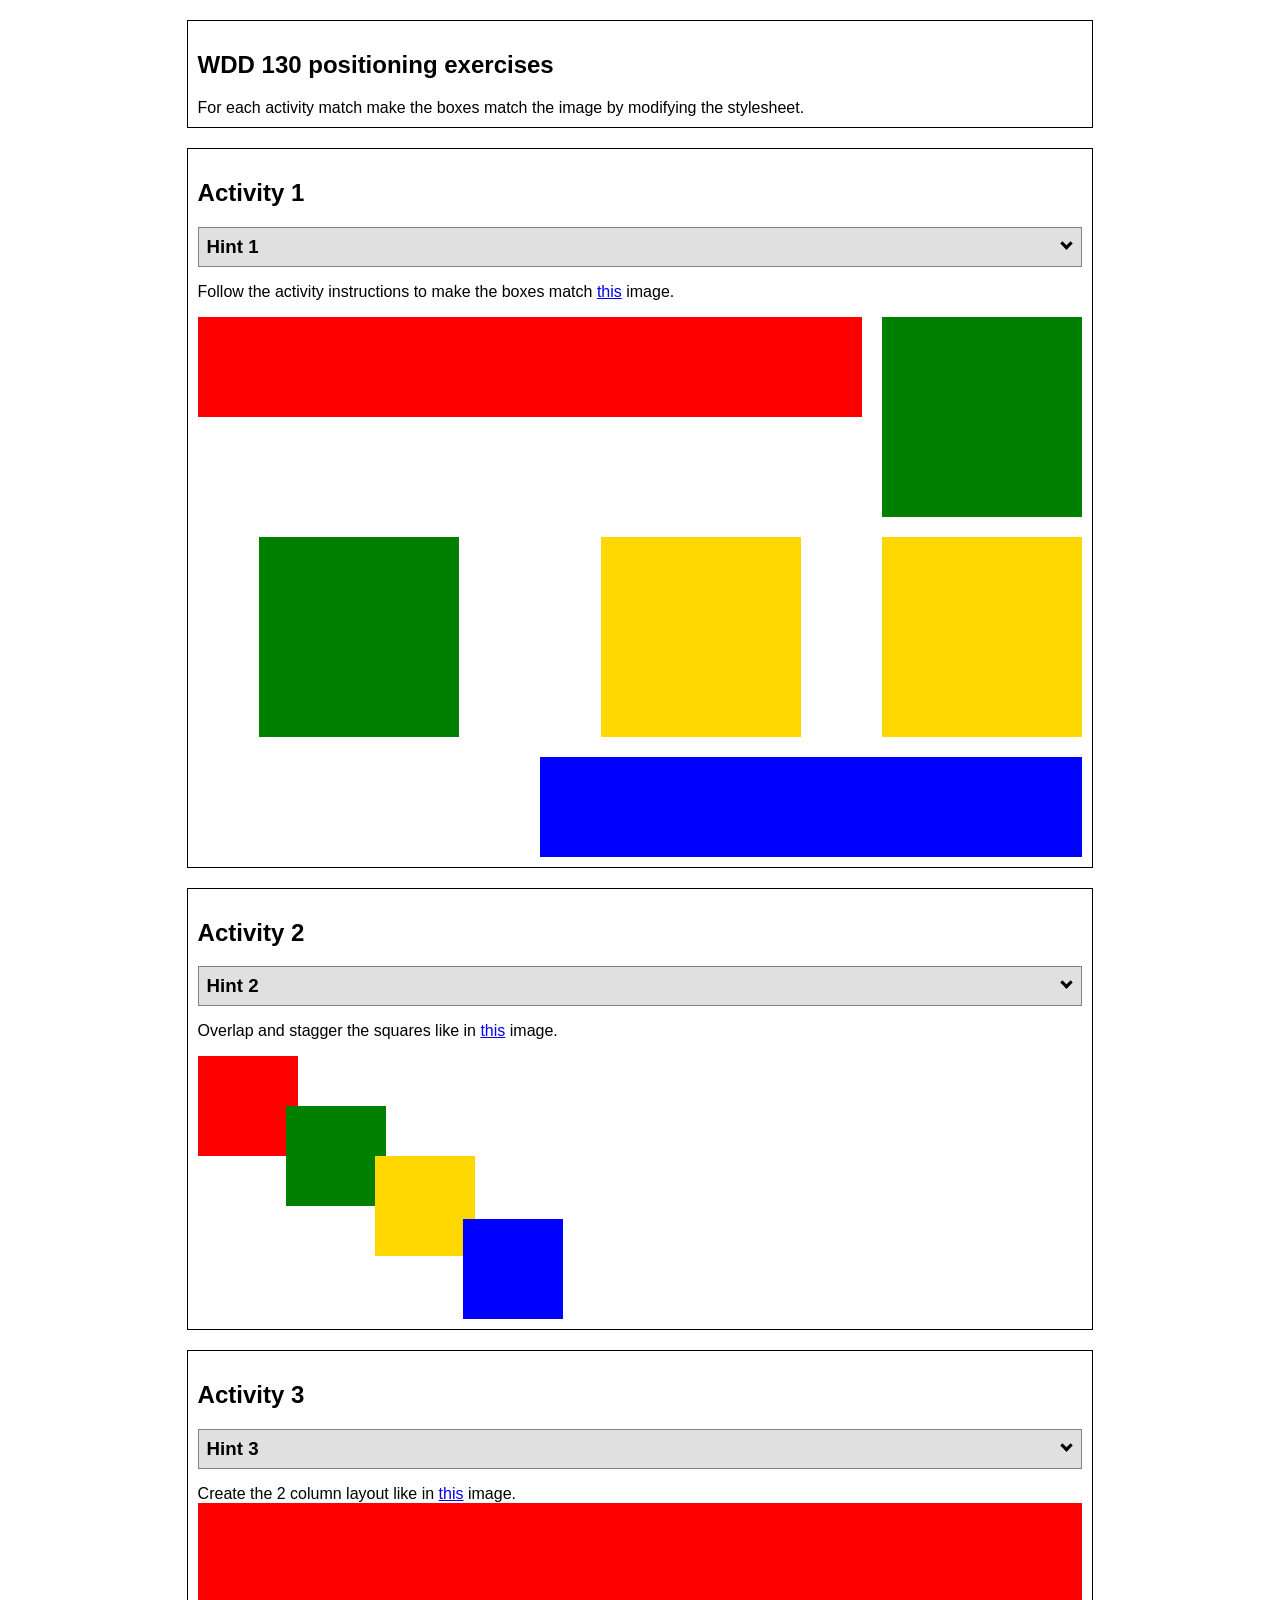
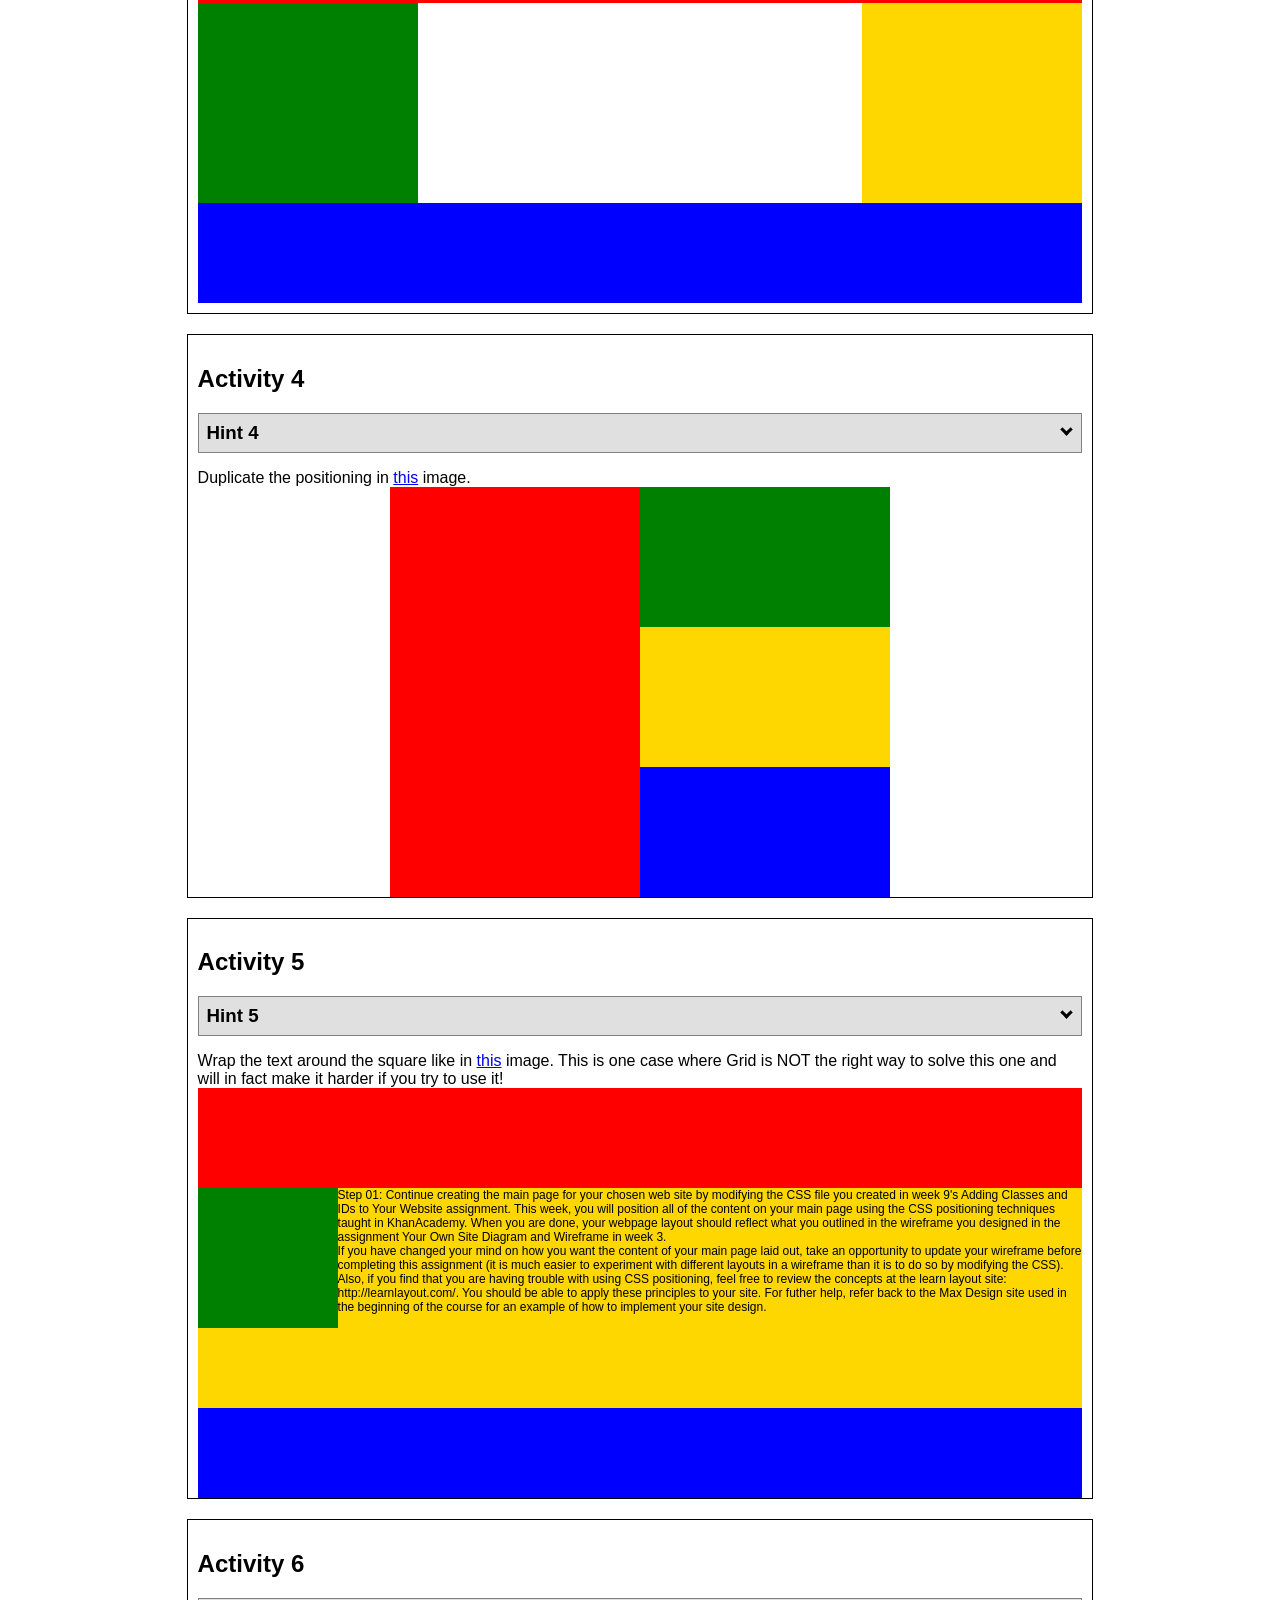
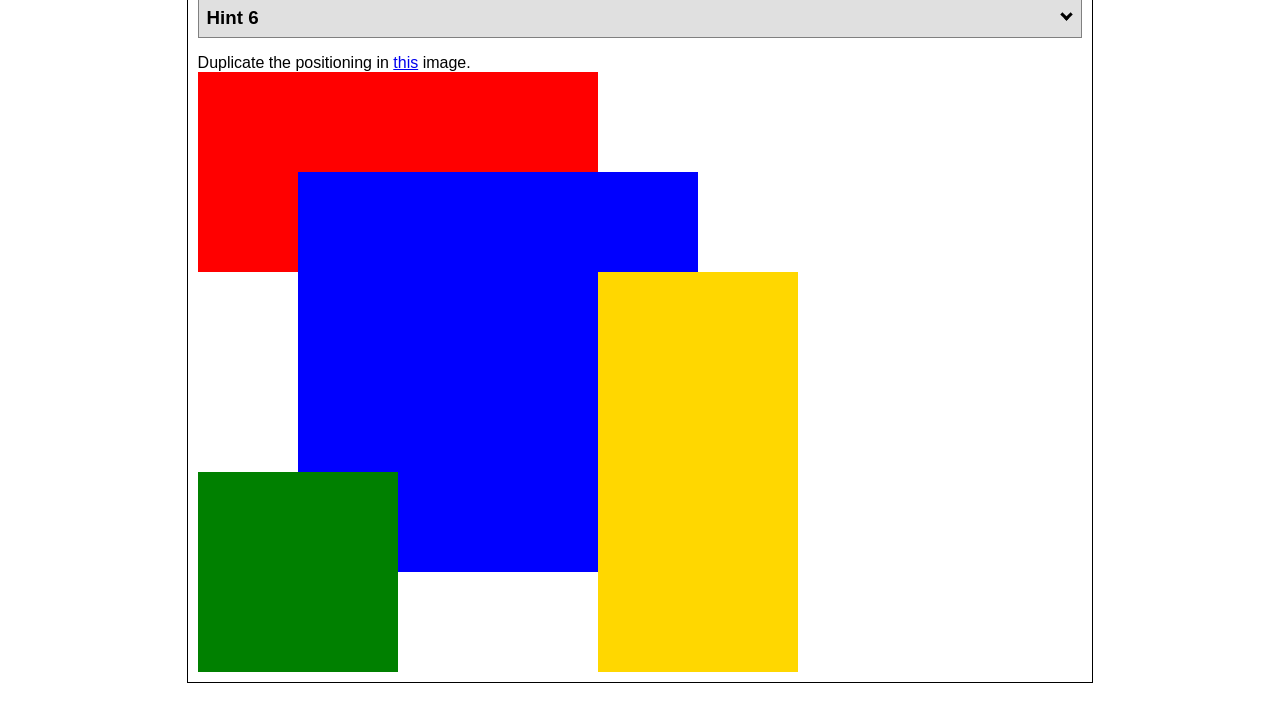
<file: ice/positioning/positioning.html>
<!DOCTYPE html>
<html lang="en">
  <head>
    <!-- HTML - Name: positioning.html -->
    <title>Positioning Activity</title>
    <link rel="stylesheet" type="text/css" href="positionstyles.css" />
  </head>
  <body>
    <div class="activity">
      <h2>WDD 130 positioning exercises</h2>
      For each activity match make the boxes match the image by modifying the stylesheet.</div>
    <div class="activity">
      <h2>Activity 1</h2>
      <section class="hint"><input type="checkbox" ><i></i> <h3>Hint 1</h3><div><p>Use the activity instructions for the firt activity</a></p></div></section>
      <p>Follow the activity instructions to make the boxes match  <a href="images/example1.png" target="_blank">this</a> image.</p>
      <div class="content1" >
        <div class="red1" ></div>
        <div class="green1" ></div>
        <div class="green1" ></div>
        <div class="yellow1"></div>
        <div class="yellow1"></div>
        <div class="blue1"></div>
      </div>
    </div>
    <div class="activity">
      <h2>Activity 2</h2>
      <section class="hint"><input type="checkbox" > <h3>Hint 2</h3><i></i><div>
      <ul>
      <li>grid-template-columns: 50px 50px 50px 50px 50px </li></ul></div></section>
      <p>Overlap and stagger the squares like in <a href="images/example2.png" target="_blank">this</a> image.</p>
      <div class="content2" >
        <div class="red2" ></div>
        <div class="green2" ></div>
        <div class="yellow2"></div>
        <div class="blue2"></div>
      </div>
    </div>
    <div class="activity">
      <h2>Activity 3</h2>
      <section class="hint"><input type="checkbox" > <h3>Hint 3</h3><i></i><div><p>This one is going to be best solved with CSS Grid. Remember to make the boxes the right width first...then start moving them around. </p><h4>Properties used:</h4><ul><li>display:grid;</li><li>grid-template-columns:</li><li>grid-column-gap:</li>
        <li>grid-column:</li>  </ul></div></section>
      Create the 2 column layout like in <a href="images/example3.png" target="_blank">this</a>  image.
      <div class="content3" >
        <div class="red3" ></div>
        <div class="green3" ></div>
        <div class="yellow3"></div>
        <div class="blue3"></div>
      </div>
    </div>
    <div class="activity">
      <h2>Activity 4</h2>
      <section class="hint"><input type="checkbox" > <h3>Hint 4</h3><i></i><div><p>For the others we have been primarily concerned with width. For this one you will need to adjust height as well. </p><h4>Properties used:</h4><ul><li>display:grid;</li><li>grid-template-columns:</li><li>grid-row:</li></ul></div></section>
      Duplicate the positioning in <a href="images/example4.png" target="_blank">this</a> image. 
      <div class="content4" >
        <div class="red4" ></div>
        <div class="green4" ></div>
        <div class="yellow4"></div>
        <div class="blue4"></div>
      </div>
    </div>

    <div class="activity">
      <h2>Activity 5</h2>
      <section class="hint"><input type="checkbox" > <h3>Hint 5</h3><i></i><div><p>Grid is <strong>not</strong> the right way to do this.  In fact there is only one way to really do that...and that is with float. Remember that we float the thing we want the text to wrap around.  Also remember to start by making all the shapes the right size and shape.</p><h4>Properties used:</h4><ul><li>float: left;</li></ul></div></section>
      Wrap the text around the square like in <a href="images/example5.png" target="_blank">this</a> image. This is one case where Grid is NOT the right way to solve this one and will in fact make it harder if you try to use it!
      <div class="content5" >
        <div class="red5" ></div>
        <div class="green5" ></div>
        <div class="yellow5">Step 01: Continue creating the main page for your chosen web site by modifying the CSS file you created in week 9's Adding Classes and IDs to Your Website assignment. This week, you will position all of the content on your main page using the CSS positioning techniques taught in KhanAcademy. When you are done, your webpage layout should reflect what you outlined in the wireframe you designed in the assignment Your Own Site Diagram and Wireframe in week 3. <br />
          If you have changed your mind on how you want the content of your main page laid out, take an opportunity to update your wireframe before completing this assignment (it is much easier to experiment with different layouts in a wireframe than it is to do so by modifying the CSS). Also, if you find that you are having trouble with using CSS positioning, feel free to review the concepts at the learn layout site: http://learnlayout.com/. You should be able to apply these principles to your site. For futher help, refer back to the Max Design site used in the beginning of the course for an example of how to implement your site design.</div>
        <div class="blue5"></div>
      </div>
    </div>
    <div class="activity">
      <h2>Activity 6</h2>
      <section class="hint"><input type="checkbox" > <h3>Hint 6</h3><i></i><div><p>This one is all about visualizing the grid behind the layout. If you are having a hard time doing that first: all the sizes are even multiples of 100, and second here is another example with the lines drawn: <a href="images/example6-hint.png" target="_blank">example 6 with lines</a>. For this one you will find it easiest if you use px for the column width. You can also use <kbd>z-index</kbd> to control the element layering.    </p><h4>Properties used:</h4><ul><li>display:grid;</li><li>grid-template-columns:</li><li>grid-column:</li><li>grid-row:</li><li><a href="https://www.w3schools.com/cssref/pr_pos_z-index.asp" target="_blank">z-index:</a></li></ul></div></section>
      Duplicate the positioning in <a href="images/example6.png" target="_blank">this</a> image.
      <div class="content6" >
        <div class="red6" ></div>
        <div class="green6" ></div>
        <div class="yellow6"></div>
        <div class="blue6"></div>
      </div>
    </div>
  </body>
</html>
</file>
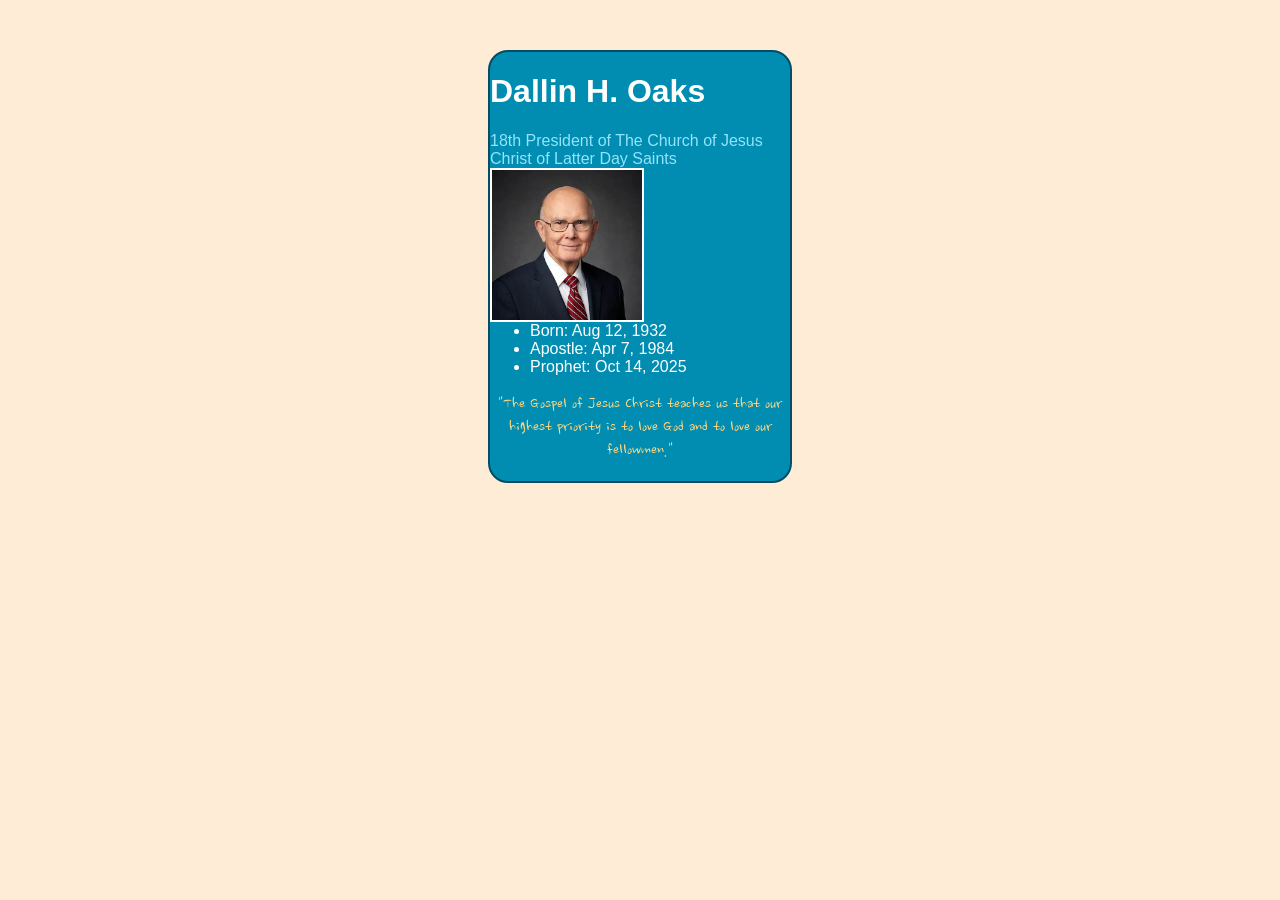
<file: ice/prophets_cards/oaks.html>
<!DOCTYPE html>
<html lang="en">
<head>
    <meta charset="UTF-8">
    <meta name="viewport" content="width=device-width, initial-scale=1.0">
    <title>Document_prophet</title>
    <link rel="stylesheet" type="text/css" href="style.css">
</head>
<body>
    <div class="box">
        <h1>Dallin H. Oaks</h1>
        <a class="different" href="https://www.churchofjesuschrist.org">18th President of The Church of Jesus Christ of Latter Day Saints</a>
        <img src="dallin_oaks.jpg">
        <ul>
            <li>Born: Aug 12, 1932</li>
            <li>Apostle: Apr 7, 1984</li>
            <li>Prophet: Oct 14, 2025</li>
        </ul>
        <p class = "quote">"The Gospel of Jesus Christ teaches us that our highest priority is to love God and to love our fellowmen."</p>
    </div>
    </body>
</html>
</file>
<file: styles/indexstyle.css>
@import url('https://fonts.googleapis.com/css2?family=Cherry+Bomb+One&family=Neuton:ital,wght@0,200;0,300;0,400;0,700;0,800;1,400&display=swap');
/*
Colors 
#395e66
#387d7a
#32936f
#26a96c
#2bc016
#

*/
body{
    background-color: #32936f;
}

h1, h2, h3{
    font-family: "Cherry Bomb One", sans-serif;
}
.titleheader{
   display: block;
    justify-self: center;
    z-index: 8;
    font-size: 200%;
    margin-top: -180px;
    position: absolute;
    color: #395e66;
}
.logo{
  height: 8%;
  width:8%;
  z-index: 10;
  margin-bottom: -55px;
  padding: 0;
  display: block;
  justify-self: left;
}
p{
    font-family: "Neuton", sans-serif;
    font-size: medium;
    color: #395e66;
}
.navbar{
  background-color:#395e66;
  padding: 50px;
  padding-bottom: 90px;
  margin-bottom: 150px;
  margin-top: 20px;
  text-align: center;
  font-family: "Cherry Bomb One", "Neuton", sans-serif;
}
.navlink{
  
  padding: 50px;
  color: #26a96c;
  text-decoration: none;
  font-size: 270%;
  z-index: 23;
}
/*w3schools automatci slideshow i modified*/

* {box-sizing:border-box}

/* Slideshow container */
.slideshow-container {
  max-width: 1000px;
  position: relative;
  margin-bottom: 80px;
  display: block;
  justify-self: center;
}

/* Hide the images by default */
.mySlides {
  display: none;
}

.fade {
  animation-name: fade;
  animation-duration: 1.5s;
}

@keyframes fade {
  from {opacity: .4}
  to {opacity: 1}
}


.two{
  height: 20%;
  width: 20%;
  border-radius: 20px;
  border: 10px solid #387d7a;
  display: block;
  justify-self: right;
  margin-top: -23.5%;
  margin-bottom: 10%;
  margin-right: 5%;
}

.social{
  text-align: center;
  background-color: #395e66;
  display: block;
  justify-self: left;
  z-index: 1;
  margin-left: 10%;
  color: #2bc016;
  font-family: "Neuton", sans-serif;
  font-size: x-large;
}


.slink{
  display: block;
  color: #26a96c;
  font-family: "Neuton", sans-serif;
  font-size: 300%;
  text-decoration: none;
  padding: 20px;
  text-align: center;
}

.details{
  display: block;
  justify-self: center;
  background-color: #2bc016;
  color: #395e66;
  font-family: "Neuton", sans-serif;
  font-size: x-large;
  z-index: 2;
  width: 500px;
  margin: 20px;
  padding: 20px;
  border-radius: 20px;
  width: 800px
}
.detailcon{
  display: block;
  justify-self: center;
  margin-top: -25%;
}

.project_descript{
  display: block;
  background-color: #26a96c;
  border-radius: 20px;
  justify-self: center;
  padding: 1%;
  margin: 50px;
  width: 80%
}

.holder{
  display: grid;
  grid-template-columns: 1fr 1fr;
}

.pd_word{
  display: block;
  justify-self: left;
  text-align: center;
  width: 120%;
  height: 300px;
  background-color: #2bc016;
  color: #395e66;
  font-size: x-large;
  padding: 20px;
  border-radius: 20px;
  grid-column: 1/2;
}

iframe{
  display: block;
  justify-self: right;
  width: 500px;
  height: 300px;
  margin-top: 20px;
  border-radius: 20px;
  grid-column: 2/3;
}

footer{
  background-color: #395e66;
  color: #2bc016;
  text-decoration: none;
  font-size: x-large;
  padding: 5px;
  margin-bottom: 50px;
  margin-top: 100px;
  
}
.fsocial{
  display: grid;
  grid-template-columns: repeat(3, 1fr);
}
h3{
  display: block;
  justify-self: center;
  color: #2bc016;
  margin-top: 100px;
}
.flink1{
  display: block;
  justify-self: center;
  padding: 20px 40px;
  grid-column: 1/2;
  margin: 10%;
  text-decoration: none;
  font-size: larger;
  color: #2bc016;
}
.flink2{
  display: block;
  justify-self: center;
  padding: 20px 40px;
  grid-column: 2/3;
  margin: 10%;
  text-decoration: none;
  font-size: larger;
  color: #2bc016;
}
.flink3{
  display: block;
  justify-self: center;
  padding: 20px 40px;
  grid-column: 3/4;
  margin: 10%;
  text-decoration: none;
  font-size: larger;
  color: #2bc016;
}


/* ice css*/
.parent{
  display: grid;
  grid-template-columns: repeat(4, 1fr);
}

.card {
  /* Add shadows to create the "card" effect */
  display: block;
  justify-self: center;
  background-color: #26a96c;
  box-shadow: 0 4px 8px 0 rgba(0,0,0,0.2);
  transition: 0.3s;
  margin: 10%;
  width: 500px;
}
.head{
  font-family: "Cherry Bomb One", sans-serif;
  font-size: x-large;
  text-align: center;
  color: #395e66;
}
.sub{
  display: block;
  justify-self: center;
  font-family: "Neuton", sans-serif;
  text-align: center;
  font-size: x-large;
  text-decoration: none;
  color: #395e66;
}
.sub:hover{
  text-decoration: underline;
}
/* On mouse-over, add a deeper shadow */
.card:hover {
  box-shadow: 0 8px 16px 0 rgba(0,0,0,0.2);
}

/* Add some padding inside the card container */
.container {
  padding: 2px 16px;
}
/* Add rounded corners to the top left and the top right corner of the image */
.cimg {
  display: block;
  border-radius: 5px 5px 0 0;
  width: 200px;
  height: 500px;
}
#iceTitle{
  display: block;
  justify-self: center;
  font-size: 300%;
  z-index: 4;
  color: #2bc016;
}
</file>
<file: compton/styles/styles.css>
/* #FFFAF2, #17212B, #D86645, #7D9A86 */
@import url('https://fonts.googleapis.com/css2?family=Inter:wght@400;500;600;700&family=Space+Grotesk:wght@500;600;700&display=swap');

body{
    background-color: #FFFAF2;
}
#temp{
    background-color: #D86645;
    padding: 20px;
    margin: 200px 0px;
    text-align: center;
    font-family: "Space Grotesk", sans-serif;
    font-size: x-large;
}
nav{
    display: grid;
    grid-template-columns: repeat(12, 1fr);
    font-family: "Space Grotesk", sans-serif;
    font-size: xx-large;
    
}
header{
    background-color: #7D9A86;
}
#homelink{
    grid-column: 5/6;
    margin-top: -80px;
}
#aboutlink{
    grid-column: 7/8;
    margin-top: -80px;
}
#recipelink{
    grid-column: 9/10;
    margin-top: -80px;
}
p{
    font-family: "Inter", sans-serif;
    font-size: x-large;
}
h1{
    font-family: "Space Grotesk", sans-serif;
}
#aboutme{
    font-size: 600%;
    display: block;
    justify-self: center;
    padding: 5%;
    color: #17212B;
}
#descript{
    background-color: #D86645;
    padding: 40px;
    display: grid;
    grid-template-columns: repeat(9, 1fr);
}
#deegan{
    border-radius: 50%;
    border: solid 10px #17212B;
    grid-column: 3/4;
}
#aboutdescript{
    display: block;
    justify-self: center;
    grid-column:  5/8;
    font-size: xx-large;
    margin-top: 80px;
    background-color: #7D9A86;
    text-align: center;
    padding: 40px;
    border-radius: 20px;
}
.bake{
    display: block;
    justify-self: center;
}
#bakeimg{
    display: block;
    justify-self: left;
    margin-right: -200px;
    margin-left: 400px;
}
#baking{
    display: block;
    justify-self: right;
    margin-top: 80px;
    margin-bottom: -200px;
    padding: 20px;
    margin-right: 400px;
    width:600px;
}
.organizer{
    display: grid;
    grid-column: repaet(3, 1fr);
    
}
#cookie1{
    grid-column: 1/2;
    max-width: 300px;
    height: 300px;
    display: block;
    justify-self: center;
    border-radius: 20px;
}
#cookie2{
    grid-column: 2/3;
    max-width: 300px;
    max-height: 300px;
    display: block;
    justify-self: center;
    border-radius: 20px;
}
#cookie3{
    grid-column: 3/4;
    max-width: 300px;
    max-height: 300px;
    display: block;
    justify-self: center;
    border-radius: 20px;
}
#homepglogo{
    display: block;
    justify-self: left;
    height: 400px;
    margin-left: 350px;
}
.bakebutton{
    display: block;
    justify-self: right;
    margin-top: -200px;
    padding: 20px;
    background-color: #D86645;
    font-size: xx-large;
    font-family: "Space Grotesk", sans-serif;
    margin-right: 500px;
    border-radius: 20px;
    padding-left: 80px;
    padding-right: 80px;
    
}
footer{
    margin-top: 200px;
    padding: 20px;
    background-color: #7D9A86;
    font-size: large;
    font-family: "Inter", sans-serif;
    display: grid;
    grid-template-columns: repeat(3, 1fr);
}
#homeflink{
    margin-top: 50px;
}
#aboutflink{
    margin-top: 50px;
}
a{
    text-decoration: none;
}
a :hover{
    text-decoration: underline;
}
.recipesection{
    background-color: #D86645;
    width: 1000px;
    height: 300px;
    display: block;
    justify-self: center;
    margin: 20px;
    border-radius: 20px;
}
</file>
<file: wwr/styles/style.css>
@import url('https://fonts.googleapis.com/css2?family=Bungee&family=Hubballi&display=swap');

body {
    background-color: #DBFCFF;
    font-family: Hubballi, Helvetica, sans-serif;
    font-size: 22px;
    margin: 0;
    padding: 0;
}
#content {
    max-width: 1600px;
    margin: 0 auto;
}
nav a {
    text-align: center;
    color:#813242;
    text-decoration: none;
    padding: 35px;
}
nav a:hover {
    background-color: #DBFCFF;
    color:#0B132B;
    text-decoration: underline;
}
#hero-msg h1, #hero-msg h4 {
    text-align: center;
    color: #DBFCFF;
}
#hero-msg h4{
    color:#813242;
    background-color: #C4F1BE;
    border-radius: 80px;
    margin: 50px 20%;
    
}
#hero-msg {
    grid-column: span 3/4;
    grid-row: span 1/2;
    z-index: 1;
    margin-top: 100px;
}
#hero {
    display: grid;
    grid-template-columns: 1fr 3fr 1fr;
    margin-top: -100px;
}
.button-box {
    text-align: center;
}
main section {
    text-align: center;
}
main section img {
    box-sizing: border-box;
}
#background {
    height: 725px;
    background-color: #813242;
    grid-column: 1/11;
    grid-row: 4/9;
}
body {
    background-color: #DBFCFF;
}
header {
    background-color: rgb(196,241,190,0.85);
    display: grid;
    grid-template-columns: 150px auto;
}
.book, .join {
    background-color: #DBFCFF;
    color:#0B132B;
    text-decoration: none;
    font-size: 18px;
    padding: 15px 30px;
    margin-top: 50px;
    border-radius: 5px;
}
.book:hover, .join:hover {
    background-color: #C4F1BE;
    color:#813242;
    text-decoration: underline;
}
.msg {
    background-color: #C4F1BE;
    line-height: 1.5em;
    padding: 35px;
    grid-column: 6/10;
    grid-row: 6/7;
}
.msg h2 {
    color:#813242;
    font-family: "Bungee", sans-serif;
}
.msg p {
    color:#813242;
    font-size: .8em;
    padding-bottom: 15px;
}
footer {
    background-color: #0B132B;
    padding: 25px 50px;
    margin-top:200px;
    display: flex;
    justify-content: space-around;
    align-items: center;
}
footer a {
    color:#DBFCFF;
    text-decoration: none;
}
footer a:hover {
    color:#C4F1BE;
}
footer p {
    font-size: 1.2em;
    color:#DBFCFF;
}
footer p a:hover {
    text-decoration: underline;
}
footer .social img {
    padding-top: 15px;
    width:20%;
    height:20%;
}
.home-title {
    color:#813242;
    font-family: "Bungee", sans-serif;
    font-size: 2em;
    margin-top: 10px;
}
h4 {
    color:#813242;
}
.logo {
    width: 80px;
    /*extra stuff*/
    border-radius: 50%;
}
#logo_link {
    padding-top: 5px;
    justify-self: center;
    align-self: center;
}
.icon {
    width: 80px;
    padding-top: 10px;
}
#hero-img {
    width: 100%;
}
#hero-box {
    grid-column: 1/4;
    grid-row: 1/3;
    z-index: -1;
}
h2 {
    margin:0;
}
.rivers-card, .camping-card, .rapids-card {
    margin: 200px 0;
}
.card-img {
    border: 10px solid #0B132B;
    border-radius: 20px;
    transition: transform .5s;
    box-shadow: 5px 5px 10px #6f7364;
}
.card-img:hover {
    opacity: .6;
    transform: scale(1.1);
}
nav {
    display: flex;
    justify-content: space-around;
}
.home-grid {
    display: grid;
    grid-template-columns: repeat(10, 1fr);
}
.card-img, .mountains {
    width: 100%;
}
.rivers-card{
    grid-column: 2/4;
    grid-row: 2/3;
}
.camping-card {
    grid-column: 5/7;
    grid-row: 2/3;
}
.rapids-card {
    grid-column: 8/10;
    grid-row: 2/3;
}
.mountains{
    grid-column: 2/7;
    grid-row: 5/8;
    border-radius: 20px;
    box-shadow: 5px 5px 10px #6f7364;
}

@media screen and (max-width: 900px) {
    #hero, .home-grid {
        display: block;
        height: auto;
    }
    nav, footer {
        flex-direction: column;
    }
    nav a {
        display: block;
        padding: 15px;
    }
    #hero {
        margin-top: 0;
    }
    #hero-msg {
        margin-top: 0;
    }
    #hero-msg h4 {
        display: none;
    }
    #hero-msg h1 {
        color: #6f7364;
    }
    .home-title {
        font-size: 25px;
    }
    .rivers-card, .camping-card, .rapids-card { 
        margin: 50px auto;
        width: 60%;
    }
    #background {
        display: none;
    }
    .mountains, .msg {
        width: 80%;
        display: block;
        margin: 0 auto;
    }
    footer {
        margin-top: 25px;
    }
}
</file>
<file: ice/halloween/styles/styles.css>
/* Add your CSS here to style your halloween page */
@import url('https://fonts.googleapis.com/css2?family=Bahiana&family=Nosifer&display=swap');
body{
    background-color: #381D2A;
}
img {
    display: block;
    justify-self: center;
    border: 10px solid #4C2D78;
    border-radius: 20%;
    box-shadow: -1px 22px 24px 11px rgb(56, 29, 42, .5) ;
}
nav{
    display: flex;
    justify-content: center;
    background-color: #4C2D78;
}
ul{
    list-style: none;
    text-align: center;
    gap: 100%;
    padding: 20px;
}
li{
    display: inline;
    justify-self: flex-start;
    margin:40px 40px;
    padding: 20px;
    background-color: #EB9C35;
    border-radius: 20px;
}
h1{
    font-family: 'Nosifer', sans-serif;
    color: #fff;
    font-size: 3em;
    display: block;
    justify-self: center;
    -webkit-animation: glow 1s ease-in-out infinite alternate;
    -moz-animation: glow 1s ease-in-out infinite alternate;
    animation: glow 1s ease-in-out infinite alternate;
}

@-webkit-keyframes glow {
  from {
    text-shadow: 0 0 10px #91A27D, 0 0 20px #91A27D, 0 0 30px #B0EC6B, 0 0 40px #B0EC6B, 0 0 50px #B0EC6B, 0 0 60px #B0EC6B, 0 0 70px #B0EC6B;
  }
  to {
    text-shadow: 0 0 20px #91A27D, 0 0 30px #6FA92D, 0 0 40px #6FA92D, 0 0 50px #6FA92D, 0 0 60px #6FA92D, 0 0 70px #6FA92D, 0 0 80px #6FA92D;
  }
}

section{
    background-color: #BA5624;
    display: block;
    justify-content: center;
    padding: 20px;
    margin: 10px 10px;
    border-radius: 20px;
    box-sizing: 20%;
}
h2{
    display: block;
    justify-self: center;
}
p{
    text-align: center;
}
</file>
<file: ice/favorite_devo/styles/styles.css>
body {
  margin: 0;
  height: 100%;
  font-family: Arial, sans-serif;
  background: linear-gradient(to bottom, #DABFFF, #2C2A4A);
  background-repeat: no-repeat; /* Just in case */
  background-attachment: fixed;
}

.container {
  text-align: center;
}

.header {
  padding: 20px 0;
}

.header-image {
  background-image: url('../images/icenter.png'); /* Replace with your image */
  background-repeat: no-repeat;
  background-position: center;
  height: 150px;
  display: flex;
  flex-direction: column;
  justify-content: center;
  color: white;

}

.header-image h1 {
  margin: 0;
  line-height: 0.9;
    font-size: 3.5em;
  font-weight: bold;
  text-shadow: 2px 2px 4px #907AD6;
  background: #00000055;
}

.content-box {
  background-color: #BACDB0;
  margin: 30px auto;
  width: 90%;
  max-width: 900px;
  padding: 40px;
  box-shadow: 5px 5px 0px #2C2A4A;
  min-height: 400px;
}
th{
  margin: 0 auto;
  background-color: #DABFFF;
  border: 1px solid #2c2A4a;
  border-collapse: collapse;
  padding: 10px;
}
td{
  background-color: white;
  border: 2px solid #2C2A4A;
}
table{
  display: block;
  justify-self: center;
}
form{
  display: block;
  justify-self: center;
  padding: 10%;
  text-align: left;
}
input{
  display: block;
  justify-self: right;
}
</file>
<file: ice/positioning/positionstyles.css>
/* CSS - Name: "positionstyles.css" */
/* Activity 1 styles */
.content1 {
  /* This is the parent of the activity 1 boxes. */
  display: grid;
  grid-template-columns: 1fr 1fr;
  justify-items: center;
  gap: 20px;
}
.red1 { 
  width: 100%; 
  height: 100px; 
  background-color: red; 
  grid-column: 1/3;
} 
.green1 {
  width: 200px; 
  height: 200px; 
  background-color: green; 

} 
.yellow1 {
  width: 200px; 
  height: 200px; 
  background-color: gold; 
} 
.blue1 {
  width: 100%; 
  height: 100px; 
  background-color: blue; 
  grid-column: 2/4;
} 
/* Activity 2 styles */ 
.content2 {
  /* This is the parent of the activity 2 boxes. */
  display: grid;
  grid-template-columns: repeat(10, 1fr);
}
.red2 {
  width: 100px; 
  height: 100px; 
  background-color: red; 
  grid-column: 1/3;
} 
.green2 { 
  width: 100px; 
  height: 100px; 
  background-color: green; 
  z-index: 1;
  grid-column: 2/4;
  grid-row: 2/4;
  margin-top: -50px;
} 
.yellow2 {
  width: 100px; 
  height: 100px; 
  background-color: gold; 
  z-index: 2;
  grid-column: 3/5;
  grid-row: 3/5;
  margin-top: -25px;
} 
.blue2 {
  width: 100px; 
  height: 100px; 
  background-color: blue; 
  z-index: 3;
  grid-column: 4/6;
  grid-row: 4/6;
  margin-top: 0px;
} 
/* Activity 3 styles */ 
.content3 {
  /* This is the parent of the activity 3 boxes. */
  display: grid;
  grid-template-columns: repeat(5, 1fr);
}
.red3 {
  width: 100%; 
  height: 100px; 
  background-color: red; 
  grid-column: 1/10;
} 
.green3 {
  width: 100px; 
  height: 200px; 
  background-color: green;
  grid-column: 1/4;
  padding-left: 120px;
} 
.yellow3 {
  width: 100px; 
  height: 200px; 
  background-color: gold; 
  grid-column: 6/10;
  padding-left: 120px;
} 
.blue3 {
  width: 100%;
  height: 100px; 
  background-color: blue; 
  grid-row: 4/5;
  grid-column: 1/10;
} 
/* Activity 4 styles */ 
.content4 {
  /* This is the parent of the activity 4 boxes. */
  display: grid;
  justify-content: center;
  grid-template-rows: repeat(10, 1fr);
  height: 400px;
}
.red4 {
  width: 100px; 
  height: 400px; 
  background-color: red; 
  grid-column: 1/3;
  grid-row: 1/4;
  padding-left: 150px;
  padding-bottom: 20px;
} 
.green4 {
  width: 100px; 
  height: 100px; 
  background-color: green; 
  grid-column: 3/5;
  grid-row: 1/2;
  padding-right: 150px;
  padding-bottom: 40px;
} 
.yellow4 {
  width: 100px; 
  height: 100px; 
  background-color: gold; 
  grid-column:3/5;
  grid-row: 2/3;
  padding-right: 150px;
  padding-bottom: 40px;
} 
.blue4 {
  width: 100px; 
  height: 100px; 
  background-color: blue; 
  grid-column: 3/5;
  grid-row: 3/4;
  padding-right: 150px;
  padding-bottom: 40px;
} 
/* Activity 5 styles */ 
.content5 {
  /* This is the parent of the activity 5 boxes. */
  height: 400px;
}
.red5 { 
  width: 100%; 
  height: 100px; 
  background-color: red; 
  
} 
.green5 { 
  width: 100px; 
  height: 100px; 
  background-color: green; 
  z-index: 2;
  float: left;
  padding: 20px;
  /*margin-top: -150px;*/
} 
.yellow5 {
  width: 100%; 
  height: 220px; 
  background-color: gold; 
  text-align: left;
  font-size: 12px;
} 
.blue5 {
  width: 100%; 
  height: 100px; 
  background-color: blue; 
  
} 
/* Activity 6 styles */ 
.content6 {
  /* This is the parent of the activity 6 boxes. */
  display: grid;
  grid-template-columns: repeat(6, 100px);
}
.red6 {
  width: 100%; 
  height: 200px; 
  background-color: red; 
  grid-column: 1/5;
  grid-row: 1/3;
  z-index: 0;
} 
.green6 {
  width: 100%; 
  height: 200px; 
  background-color: green; 
  z-index: 3;
  grid-row:  5/7;
  grid-column: 1/3;
} 
.yellow6 {
  width: 100%; 
  height: 400px; 
  background-color: gold; 
  z-index: 3;
  grid-row:  3/7;
  grid-column: 5/7;
} 
.blue6 {
  width: 100%; 
  height: 400px; 
  background-color: blue; 
  z-index: 2;
  grid-column: 2/6;
  grid-row: 2/6;
  /*please work github*/
} 


/* Do not make any changes below here */
.activity {
  width: 70%; 
  margin: 20px auto; 
  font-family: Arial, sans-serif; 
  border: 1px solid black; 
  padding: 10px; 
  clear:both; 
  overflow: auto;
} 

.hint {
  border: 1px solid grey;
  background: #e0e0e0;
  padding: .5em;
  position: relative;
  margin: 1em 0;
}
.hint h3 {
  margin: 0;
}
.hint:hover {
  background: #d0d0d0;
}
.hint > div {
  display: none;
}

.hint input[type=checkbox] {
  position: absolute;
  width: 100%;
  height: 100%;
  opacity: 0;
  z-index: 1;
  cursor: pointer;
}

.hint input[type=checkbox]:checked ~ div {
  display: block;
}

.hint i {
  position: absolute;
  transform: translate(-6px, 0);
  margin-top: 16px;
  right: 10px;
  top: -3px;
}
.hint i:before, .hint i:after {
  content: "";
  position: absolute;
  background-color: black;
  width: 3px;
  height: 9px;
}
.hint i:before {
  transform: translate(2px, 0) rotate(45deg);
}
.hint i:after {
  transform: translate(-2px, 0) rotate(-45deg);
}

.hint input[type=checkbox]:checked ~ i:before {
  transform: translate(-2px, 0) rotate(45deg);
}
.hint input[type=checkbox]:checked ~ i:after {
  transform: translate(2px, 0) rotate(-45deg);
}
.hint a {
  position: relative;
  z-index: 1;
}
</file>
<file: ice/prophets_cards/style.css>
@import url('https://fonts.googleapis.com/css2?family=Nanum+Brush+Script&display=swap');
body{
    background-color: #ffecd7;
    font-family: Helvetica, sans-serif;
    color: #fffffe;
}
.different {
    color: #91e4fb;
    text-decoration: none;
    text-align: center;
    margin: 20px auto;
}
.box {
    background-color: #008db1;
    border: 2px solid #004e63;
    border-radius: 20px;
    width:300px;
    margin: 50px auto;
    max-width: 400px;
    min-width: none;
    
}
.quote {
    color: #ffd783;
    font-family: 'Nanum Brush Script';
    font-size: large;
    text-align: center;
}
img {
    width: 50%;
    height: 50%;
    border: 2px solid white;
    display:block;
    justify-self: center;
}
ul {
    margin: 0 auto;
    display: block;
    justify-self: center;
    /* do display instead*/
}
h1 {
    display: block;
    justify-self: center;
}
</file>
